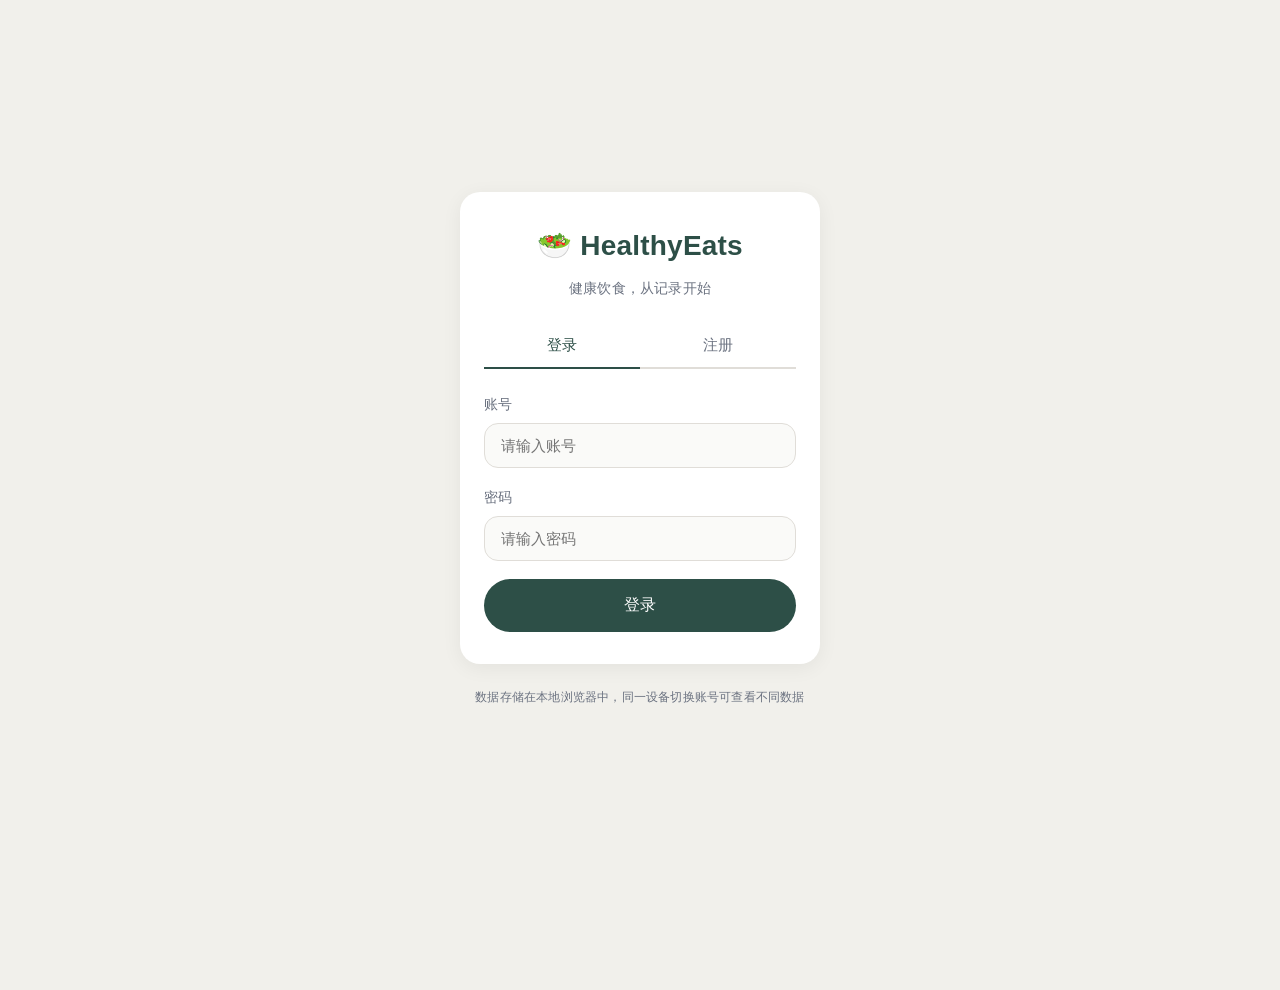
<file: index.html>
<!DOCTYPE html>
<html lang="zh-CN">
<head>
  <meta charset="UTF-8">
  <meta name="viewport" content="width=device-width, initial-scale=1.0, maximum-scale=1.0, user-scalable=no">
  <title>HealthyEats</title>
  <link rel="stylesheet" href="css/style.css">
</head>
<body>

<!-- 顶部栏 -->
<div class="top-bar">
  <div class="top-bar-row">
    <div>
      <h1>HealthyEats</h1>
      <div class="subtitle" id="today-label">加载中...</div>
    </div>
    <div style="width:36px"></div>
  </div>
</div>

<!-- 今日热量总览 -->
<div class="calorie-overview" id="calorie-overview">
  <div class="calorie-overview-title">今日热量总览</div>
  <div class="calorie-three-row">
    <div class="calorie-cell">
      <div class="c-val" id="cal-max">--</div>
      <div class="c-label">最多可摄入</div>
    </div>
    <div class="calorie-divider"></div>
    <div class="calorie-cell">
      <div class="c-val" id="cal-actual">0</div>
      <div class="c-label">已摄入</div>
    </div>
    <div class="calorie-divider"></div>
    <div class="calorie-cell">
      <div class="c-val" id="cal-remain">--</div>
      <div class="c-label">还可摄入</div>
    </div>
  </div>
  <div class="calorie-progress-wrap">
    <div class="calorie-progress-fill" id="cal-progress" style="width:0%"></div>
  </div>
  <div class="calorie-progress-label">
    <span>0</span><span id="cal-progress-pct">0%</span><span id="cal-max-label">--</span>
  </div>
  <!-- 营养素三维 -->
  <div class="macro-overview" id="macro-overview"></div>
</div>

<!-- 无档案提示 -->
<div id="no-profile-tip" style="display:none;margin:0 16px;">
  <div class="card" style="text-align:center;padding:28px;">
    <div style="font-size:36px;margin-bottom:10px;">📋</div>
    <div style="font-size:14px;color:var(--text-secondary);margin-bottom:16px;">请先完善个人档案以获取营养目标</div>
    <a href="profile.html" class="btn btn-primary btn-full">去完善档案</a>
  </div>
</div>

<!-- 今日三餐 -->
<div id="meals-container"></div>

<!-- 今日建议 -->
<div id="advice-container"></div>

<!-- 浮动添加按钮 -->
<a href="camera.html" class="fab">
  <svg width="24" height="24" viewBox="0 0 24 24" fill="currentColor" stroke="none">
    <path d="M11 9H9V2H7v7H5V2H3v7c0 2.12 1.66 3.84 3.75 3.97V22h2.5v-9.03C11.34 12.84 13 11.12 13 9V2h-2v7zm5-3v8h2.5v8H21V2c-2.76 0-5 2.24-5 4z"/>
  </svg>
</a>

<!-- 底部导航 -->
<nav class="bottom-nav">
  <a href="index.html" class="nav-item active" data-page="home">
    <span class="nav-icon"><svg width="24" height="24" viewBox="0 0 24 24" fill="none" stroke="currentColor" stroke-width="2"><path d="M3 9l9-7 9 7v11a2 2 0 0 1-2 2H5a2 2 0 0 1-2-2z"/><polyline points="9 22 9 12 15 12 15 22"/></svg></span>
    <span>首页</span>
  </a>
  <a href="records.html" class="nav-item" data-page="records">
    <span class="nav-icon"><svg width="24" height="24" viewBox="0 0 24 24" fill="none" stroke="currentColor" stroke-width="2"><rect x="3" y="4" width="18" height="18" rx="2" ry="2"/><line x1="16" y1="2" x2="16" y2="6"/><line x1="8" y1="2" x2="8" y2="6"/><line x1="3" y1="10" x2="21" y2="10"/></svg></span>
    <span>记录</span>
  </a>
  <a href="profile.html" class="nav-item" data-page="profile">
    <span class="nav-icon"><svg width="24" height="24" viewBox="0 0 24 24" fill="none" stroke="currentColor" stroke-width="2"><path d="M20 21v-2a4 4 0 0 0-4-4H8a4 4 0 0 0-4 4v2"/><circle cx="12" cy="7" r="4"/></svg></span>
    <span>我的</span>
  </a>
</nav>

<script src="js/app.js"></script>
<script>
// ===== 登录检查 =====
if (!Auth.requireLogin()) throw new Error('redirect');

const today = DateUtil.today();
const d = new Date();
document.getElementById('today-label').textContent =
  `${d.getMonth()+1}月${d.getDate()}日 · 今日饮食`;

function render() {
  const profile = Profile.get();
  const overviewEl = document.getElementById('calorie-overview');
  const noProfileEl = document.getElementById('no-profile-tip');
  const mealsEl = document.getElementById('meals-container');
  const adviceEl = document.getElementById('advice-container');

  if (!profile) {
    overviewEl.style.display = 'none';
    noProfileEl.style.display = 'block';
    mealsEl.innerHTML = '';
    adviceEl.innerHTML = '';
    return;
  }

  overviewEl.style.display = 'block';
  noProfileEl.style.display = 'none';

  const tdee = Profile.calcTDEE(profile);
  const macroTargets = Profile.calcMacroTargets(profile);
  const actualTotals = DietLog.getDayActualTotals(today);
  const diff = tdee - actualTotals.calories;

  // 热量三值
  document.getElementById('cal-max').textContent = tdee;
  document.getElementById('cal-actual').textContent = actualTotals.calories;
  const remainEl = document.getElementById('cal-remain');
  remainEl.textContent = Math.abs(diff);
  remainEl.className = 'c-val' + (diff < 0 ? ' over' : '');
  document.getElementById('cal-max-label').textContent = tdee + ' kcal';

  const pct = Math.min(100, Math.round(actualTotals.calories / tdee * 100));
  document.getElementById('cal-progress').style.width = pct + '%';
  document.getElementById('cal-progress-pct').textContent = pct + '%';

  // 营养素三维
  const macros = [
    { key: 'carbs',   name: '碳水', unit: 'g' },
    { key: 'protein', name: '蛋白质', unit: 'g' },
    { key: 'fat',     name: '脂肪', unit: 'g' }
  ];
  const macroHTML = macros.map(m => {
    const target = macroTargets[m.key];
    const actual = actualTotals[m.key];
    const remain = Math.round((target - actual) * 10) / 10;
    const p = Math.min(100, Math.round(actual / target * 100));
    const overClass = remain < 0 ? ' over' : '';
    return `<div class="macro-row">
      <div class="macro-name">${m.name}</div>
      <div class="macro-bars">
        <div class="macro-bar-bg"><div class="macro-bar-fill" style="width:${p}%"></div></div>
        <div class="macro-vals">
          <span>${actual}${m.unit} 已摄入</span>
          <span class="macro-remain${overClass}">${remain>=0?'还可摄入':'超标'} ${Math.abs(remain)}${m.unit}</span>
        </div>
      </div>
    </div>`;
  }).join('');
  document.getElementById('macro-overview').innerHTML = macroHTML;

  // 三餐卡片
  const mealTargets = Profile.calcMealTargets(profile);
  const MEALS = [
    { key: 'breakfast', name: '早餐', icon: '🌅' },
    { key: 'lunch',     name: '午餐', icon: '☀️' },
    { key: 'dinner',    name: '晚餐', icon: '🌙' }
  ];

  mealsEl.innerHTML = MEALS.map(meal => {
    const target = mealTargets[meal.key];
    const actual = DietLog.getMealActualTotals(today, meal.key);
    const cPct = target.calories > 0 ? Math.min(120, Math.round(actual.calories / target.calories * 100)) : 0;
    const cColor = UI.progressColor(cPct);

    const rows = [
      { label: '碳水', actual: actual.carbs,   target: target.carbs,   unit: 'g' },
      { label: '蛋白', actual: actual.protein,  target: target.protein, unit: 'g' },
      { label: '脂肪', actual: actual.fat,      target: target.fat,     unit: 'g' }
    ].map(r => {
      const p = r.target > 0 ? Math.min(120, Math.round(r.actual / r.target * 100)) : 0;
      return `<div class="meal-progress-row">
        <span class="m-label">${r.label}</span>
        <div class="progress-bar"><div class="progress-fill" style="width:${p}%;background:${UI.progressColor(p)}"></div></div>
        <span class="m-val">${r.actual}/${r.target}${r.unit}</span>
      </div>`;
    }).join('');

    const records = DietLog.getByDate(today).filter(r => r.mealType === meal.key);
    const emptyTip = records.length === 0
      ? `<div style="font-size:12px;color:var(--text-secondary);margin-top:8px;">暂无记录，点击添加</div>` : '';

    return `<div class="meal-card">
      <div class="meal-card-header">
        <div class="meal-card-title">${meal.icon} ${meal.name}</div>
        <div class="meal-card-cal">${actual.calories} / ${target.calories} kcal</div>
      </div>
      <div class="meal-progress-row">
        <span class="m-label">热量</span>
        <div class="progress-bar"><div class="progress-fill" style="width:${cPct}%;background:${cColor}"></div></div>
        <span class="m-val">${actual.calories}/${target.calories}</span>
      </div>
      ${rows}
      ${emptyTip}
      <button class="meal-add-btn" onclick="location.href='camera.html?meal=${meal.key}'">+ 添加食物</button>
    </div>`;
  }).join('');

  // 今日建议
  const advice = MealAdvisor.generateAdvice(actualTotals, macroTargets);
  adviceEl.innerHTML = `<div class="advice-section">
    <div class="advice-section-title">💡 今日建议</div>
    ${advice.map(a => `<div class="advice-item">
      <div class="advice-icon">${a.icon}</div>
      <div>
        <div class="advice-title">${a.title}</div>
        <div class="advice-desc">${a.desc}</div>
      </div>
    </div>`).join('')}
  </div>`;
}

render();
document.addEventListener('visibilitychange', () => { if (!document.hidden) render(); });
</script>
</body>
</html>
</file>
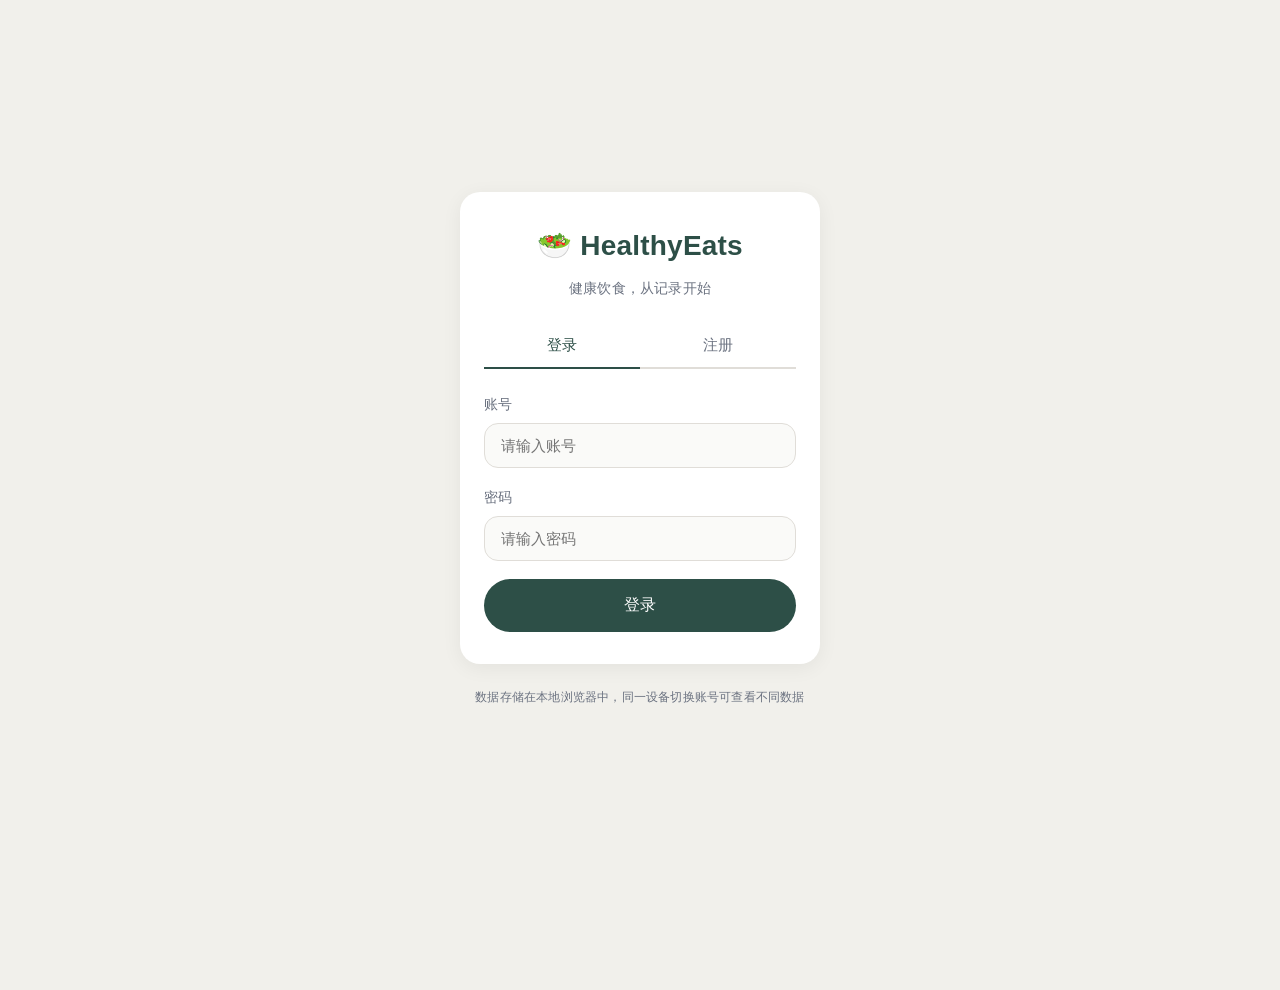
<file: camera.html>
<!DOCTYPE html>
<html lang="zh-CN">
<head>
  <meta charset="UTF-8">
  <meta name="viewport" content="width=device-width, initial-scale=1.0, maximum-scale=1.0, user-scalable=no">
  <title>记录饮食 - HealthyEats</title>
  <link rel="stylesheet" href="css/style.css">
</head>
<body>

<div class="top-bar">
  <div class="top-bar-row">
    <button class="back-btn" onclick="history.back()">←</button>
    <h1>记录饮食</h1>
    <div style="width:36px"></div>
  </div>
</div>

<!-- 拍照区域 -->
<div class="ai-photo-area" id="ai-photo-area">
  <input type="file" accept="image/*" id="ai-camera-input" class="camera-input">
  <div class="ai-photo-placeholder" id="ai-photo-placeholder">
    <div class="ai-photo-icon">📷</div>
    <div class="ai-photo-hint">拍照或选择图片，AI 自动识别食物</div>
    <button class="btn btn-primary btn-lg" onclick="document.getElementById('ai-camera-input').click()">拍照 / 选图</button>
  </div>
  <div class="ai-photo-preview" id="ai-photo-preview" style="display:none;">
    <img id="ai-preview-img" src="" alt="预览">
    <div class="ai-photo-actions">
      <button class="btn btn-secondary" onclick="document.getElementById('ai-camera-input').click()">重新选择</button>
      <button class="btn btn-primary" id="btn-recognize" onclick="startRecognize()">🔄 重新识别</button>
    </div>
  </div>
</div>

<!-- 识别结果 -->
<div id="ai-results" style="display:none;">
  <div class="card" style="margin:14px 16px;">
    <div class="card-title">🍽️ 识别结果</div>
    <div id="ai-description" style="font-size:13px;color:var(--text-secondary);margin-bottom:12px;"></div>
    <div id="ai-food-list"></div>
    <div class="divider"></div>
    <div id="ai-nutrition-summary"></div>
  </div>

  <!-- 百分比 -->
  <div class="percent-section" style="margin:14px 16px;">
    <div class="percent-title">实际吃了多少？</div>
    <div class="percent-slider-row">
      <span style="font-size:13px;color:var(--text-secondary)">1%</span>
      <input type="range" min="1" max="100" value="100" class="percent-slider" id="ai-percent-slider">
      <span style="font-size:13px;color:var(--text-secondary)">100%</span>
      <input type="number" min="1" max="100" value="100" class="percent-input-box" id="ai-percent-input">
      <span style="font-size:14px;color:var(--text-secondary)">%</span>
    </div>
    <div class="actual-cal-display">
      <div class="ac-label">实际摄入热量</div>
      <div><span class="ac-val" id="ai-actual-cal">0</span> <span class="ac-unit">kcal</span></div>
      <div id="ai-actual-macros" style="font-size:12px;color:var(--text-secondary);margin-top:4px;"></div>
    </div>
  </div>

  <!-- 餐次选择 -->
  <div class="card" style="margin:0 16px 14px;">
    <div class="card-title">📌 记录到哪一餐？</div>
    <div style="display:flex;gap:8px;flex-wrap:nowrap;">
      <button class="btn btn-secondary" id="ai-btn-breakfast" style="flex:1;padding:12px 8px;font-size:14px;white-space:nowrap;" onclick="selectAIMeal('breakfast')">🌅 早餐</button>
      <button class="btn btn-secondary" id="ai-btn-lunch" style="flex:1;padding:12px 8px;font-size:14px;white-space:nowrap;" onclick="selectAIMeal('lunch')">☀️ 午餐</button>
      <button class="btn btn-secondary" id="ai-btn-dinner" style="flex:1;padding:12px 8px;font-size:14px;white-space:nowrap;" onclick="selectAIMeal('dinner')">🌙 晚餐</button>
    </div>
  </div>

  <div style="padding:0 16px 20px;">
    <button class="btn btn-primary btn-full btn-lg" onclick="saveAIRecord()">✅ 记录到餐次</button>
  </div>
</div>

<!-- 底部导航 -->
<nav class="bottom-nav">
  <a href="index.html" class="nav-item" data-page="home">
    <span class="nav-icon"><svg width="24" height="24" viewBox="0 0 24 24" fill="none" stroke="currentColor" stroke-width="2"><path d="M3 9l9-7 9 7v11a2 2 0 0 1-2 2H5a2 2 0 0 1-2-2z"/><polyline points="9 22 9 12 15 12 15 22"/></svg></span>
    <span>首页</span>
  </a>
  <a href="records.html" class="nav-item" data-page="records">
    <span class="nav-icon"><svg width="24" height="24" viewBox="0 0 24 24" fill="none" stroke="currentColor" stroke-width="2"><rect x="3" y="4" width="18" height="18" rx="2" ry="2"/><line x1="16" y1="2" x2="16" y2="6"/><line x1="8" y1="2" x2="8" y2="6"/><line x1="3" y1="10" x2="21" y2="10"/></svg></span>
    <span>记录</span>
  </a>
  <a href="profile.html" class="nav-item" data-page="profile">
    <span class="nav-icon"><svg width="24" height="24" viewBox="0 0 24 24" fill="none" stroke="currentColor" stroke-width="2"><path d="M20 21v-2a4 4 0 0 0-4-4H8a4 4 0 0 0-4 4v2"/><circle cx="12" cy="7" r="4"/></svg></span>
    <span>我的</span>
  </a>
</nav>

<script src="js/app.js"></script>
<script src="js/food-db.js"></script>
<script>
// ===== 登录检查 =====
if (!Auth.requireLogin()) throw new Error('redirect');

// ===== URL 参数 =====
const urlParams = new URLSearchParams(location.search);
const paramMeal = urlParams.get('meal');

// ============================================================
//  拍照识别
// ============================================================
let aiImageDataUrl = '';
let aiRecognizedData = null;
let aiCurrentMeal = paramMeal || getDefaultMealType();

// 拍照/选图
document.getElementById('ai-camera-input').addEventListener('change', async e => {
  const file = e.target.files[0];
  if (!file) return;
  try {
    const dataUrl = await ImageUtil.compressImage(file);
    const resized = await ImageUtil.resizeForAI(dataUrl);
    aiImageDataUrl = resized;
    // Show preview
    document.getElementById('ai-photo-placeholder').style.display = 'none';
    document.getElementById('ai-photo-preview').style.display = '';
    document.getElementById('ai-preview-img').src = resized;
    // Reset results
    document.getElementById('ai-results').style.display = 'none';
    aiRecognizedData = null;
    // 自动开始识别
    startRecognize();
  } catch (err) {
    UI.showToast(err.message);
  }
  e.target.value = '';
});

// 开始识别
async function startRecognize() {
  if (!aiImageDataUrl) { UI.showToast('请先选择图片'); return; }

  UI.showLoading('AI 识别中...');

  try {
    let result;
    result = await FoodAI.recognizeFood(aiImageDataUrl);
    aiRecognizedData = result;
    renderAIResults(result);
  } catch (err) {
    if (err.message === 'NO_FOOD') {
      UI.showToast('未识别到食物，请换一张图片');
    } else {
      UI.showToast('识别失败：' + err.message);
    }
  } finally {
    UI.hideLoading();
  }
}

// 渲染识别结果
function renderAIResults(data) {
  document.getElementById('ai-results').style.display = '';
  document.getElementById('ai-description').textContent = data.description || '';

  // Food list table
  document.getElementById('ai-food-list').innerHTML = data.foods.map(f =>
    `<div style="display:flex;justify-content:space-between;align-items:center;padding:10px 0;border-bottom:1px solid var(--border);">
      <div>
        <div style="font-size:14px;font-weight:500;">${f.name}</div>
        <div style="font-size:12px;color:var(--text-secondary);">${f.amount}${f.unit}</div>
      </div>
      <div style="text-align:right;">
        <div style="font-size:14px;font-weight:600;color:var(--accent);">${f.calories} kcal</div>
        <div style="font-size:11px;color:var(--text-secondary);">蛋白${f.protein}g · 碳水${f.carbs}g · 脂肪${f.fat}g</div>
      </div>
    </div>`
  ).join('');

  // Nutrition summary
  const t = data.total;
  document.getElementById('ai-nutrition-summary').innerHTML =
    `<div style="display:flex;justify-content:space-around;text-align:center;padding:8px 0;">
      <div><div style="font-size:20px;font-weight:700;color:var(--primary);">${t.calories}</div><div style="font-size:11px;color:var(--text-secondary);">总热量 kcal</div></div>
      <div><div style="font-size:16px;font-weight:600;">${t.protein}</div><div style="font-size:11px;color:var(--text-secondary);">蛋白质 g</div></div>
      <div><div style="font-size:16px;font-weight:600;">${t.carbs}</div><div style="font-size:11px;color:var(--text-secondary);">碳水 g</div></div>
      <div><div style="font-size:16px;font-weight:600;">${t.fat}</div><div style="font-size:11px;color:var(--text-secondary);">脂肪 g</div></div>
    </div>`;

  updateAIActualDisplay();
  selectAIMeal(aiCurrentMeal);
}

// 百分比联动
const aiSlider = document.getElementById('ai-percent-slider');
const aiPercentInput = document.getElementById('ai-percent-input');

function updateAIActualDisplay() {
  if (!aiRecognizedData) return;
  const t = aiRecognizedData.total;
  const pct = Math.max(1, Math.min(100, parseInt(aiPercentInput.value) || 100));
  const actual = IntakeCalc.calcActual(t, pct);
  document.getElementById('ai-actual-cal').textContent = actual.calories;
  document.getElementById('ai-actual-macros').textContent =
    `碳水 ${actual.carbs}g · 蛋白质 ${actual.protein}g · 脂肪 ${actual.fat}g · 纤维 ${actual.fiber}g`;
}

aiSlider.addEventListener('input', () => { aiPercentInput.value = aiSlider.value; updateAIActualDisplay(); });
aiPercentInput.addEventListener('input', () => {
  let v = parseInt(aiPercentInput.value) || 1;
  v = Math.max(1, Math.min(100, v));
  aiSlider.value = v; aiPercentInput.value = v;
  updateAIActualDisplay();
});

// 餐次选择
function selectAIMeal(meal) {
  aiCurrentMeal = meal;
  ['breakfast','lunch','dinner'].forEach(m => {
    document.getElementById('ai-btn-'+m).className = 'btn ' + (m === meal ? 'btn-primary' : 'btn-secondary');
    document.getElementById('ai-btn-'+m).style.cssText = 'flex:1;padding:12px 8px;font-size:14px;white-space:nowrap;';
  });
}
selectAIMeal(aiCurrentMeal);

// 保存 AI 识别记录
async function saveAIRecord() {
  if (!aiRecognizedData) { UI.showToast('请先完成识别'); return; }

  const t = aiRecognizedData.total;
  const pct = Math.max(1, Math.min(100, parseInt(aiPercentInput.value) || 100));
  const actual = IntakeCalc.calcActual(t, pct);

  // Generate thumbnail from the AI image
  let thumbnail = '';
  if (aiImageDataUrl) {
    thumbnail = await ImageUtil.makeThumbnail(aiImageDataUrl);
  }

  const record = {
    date: DateUtil.today(),
    mealType: aiCurrentMeal,
    foods: aiRecognizedData.foods,
    estimatedCalories: t.calories,
    intakePercent: pct,
    actualCalories: actual.calories,
    actualNutrition: { carbs: actual.carbs, protein: actual.protein, fat: actual.fat, fiber: actual.fiber },
    imagePreview: thumbnail,
    source: 'ai',
    description: aiRecognizedData.description || '',
    timestamp: new Date().toISOString()
  };

  DietLog.addRecord(record);
  UI.showToast(`已记录到${MEAL_NAMES[aiCurrentMeal]}！`);
  setTimeout(() => location.href = 'index.html', 1200);
}
</script>
</body>
</html>
</file>
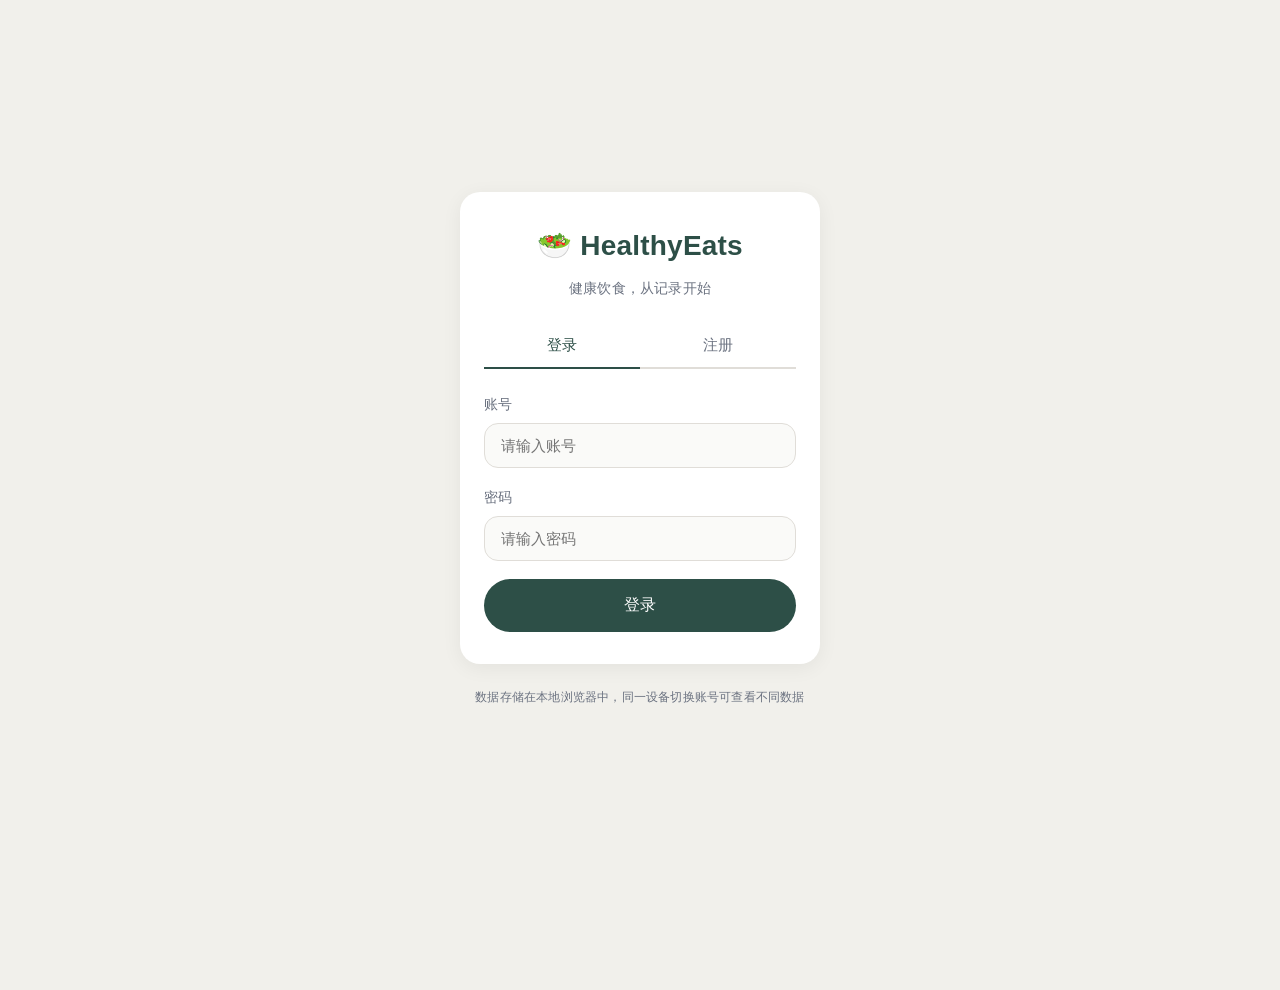
<file: login.html>
<!DOCTYPE html>
<html lang="zh-CN">
<head>
  <meta charset="UTF-8">
  <meta name="viewport" content="width=device-width, initial-scale=1.0, maximum-scale=1.0, user-scalable=no">
  <title>登录 - HealthyEats</title>
  <link rel="stylesheet" href="css/style.css">
</head>
<body>

<div class="login-page">
  <div class="login-card">
    <div class="login-title">🥗 HealthyEats</div>
    <div class="login-subtitle">健康饮食，从记录开始</div>

    <!-- Tabs -->
    <div class="login-tabs">
      <button class="login-tab active" id="tab-login" onclick="switchLoginTab('login')">登录</button>
      <button class="login-tab" id="tab-register" onclick="switchLoginTab('register')">注册</button>
    </div>

    <!-- Login Form -->
    <div id="form-login">
      <div class="form-group">
        <label class="form-label">账号</label>
        <input type="text" id="login-username" class="form-input" placeholder="请输入账号" autocomplete="username">
      </div>
      <div class="form-group">
        <label class="form-label">密码</label>
        <input type="password" id="login-password" class="form-input" placeholder="请输入密码" autocomplete="current-password">
      </div>
      <div class="form-error show" id="login-error" style="display:none;margin-bottom:14px;"></div>
      <button class="btn btn-primary btn-full btn-lg" onclick="doLogin()">登录</button>
    </div>

    <!-- Register Form -->
    <div id="form-register" style="display:none;">
      <div class="form-group">
        <label class="form-label">账号（至少2个字符）</label>
        <input type="text" id="reg-username" class="form-input" placeholder="请输入账号" autocomplete="username">
      </div>
      <div class="form-group">
        <label class="form-label">密码（至少4个字符）</label>
        <input type="password" id="reg-password" class="form-input" placeholder="请输入密码" autocomplete="new-password">
      </div>
      <div class="form-group">
        <label class="form-label">确认密码</label>
        <input type="password" id="reg-password2" class="form-input" placeholder="请再次输入密码" autocomplete="new-password">
      </div>
      <div class="form-error show" id="reg-error" style="display:none;margin-bottom:14px;"></div>
      <button class="btn btn-primary btn-full btn-lg" onclick="doRegister()">注册</button>
    </div>
  </div>

  <div style="margin-top:24px;font-size:12px;color:var(--text-secondary);text-align:center;">
    数据存储在本地浏览器中，同一设备切换账号可查看不同数据
  </div>
</div>

<script src="js/app.js"></script>
<script>
// 如果已登录，直接跳转首页
if (Auth.isLoggedIn()) {
  location.href = 'index.html';
}

function switchLoginTab(tab) {
  document.getElementById('tab-login').classList.toggle('active', tab === 'login');
  document.getElementById('tab-register').classList.toggle('active', tab === 'register');
  document.getElementById('form-login').style.display = tab === 'login' ? '' : 'none';
  document.getElementById('form-register').style.display = tab === 'register' ? '' : 'none';
  hideErrors();
}

function hideErrors() {
  document.getElementById('login-error').style.display = 'none';
  document.getElementById('reg-error').style.display = 'none';
}

function showError(id, msg) {
  const el = document.getElementById(id);
  el.textContent = msg;
  el.style.display = 'block';
}

function doLogin() {
  hideErrors();
  const username = document.getElementById('login-username').value.trim();
  const password = document.getElementById('login-password').value;

  if (!username || !password) {
    showError('login-error', '请输入账号和密码');
    return;
  }

  try {
    Auth.login(username, password);
    location.href = 'index.html';
  } catch (e) {
    showError('login-error', e.message);
  }
}

function doRegister() {
  hideErrors();
  const username = document.getElementById('reg-username').value.trim();
  const password = document.getElementById('reg-password').value;
  const password2 = document.getElementById('reg-password2').value;

  if (!username || !password) {
    showError('reg-error', '请填写完整信息');
    return;
  }

  if (password !== password2) {
    showError('reg-error', '两次输入的密码不一致');
    return;
  }

  try {
    Auth.register(username, password);
    location.href = 'index.html';
  } catch (e) {
    showError('reg-error', e.message);
  }
}

// Enter 键提交
document.getElementById('login-password').addEventListener('keydown', e => {
  if (e.key === 'Enter') doLogin();
});
document.getElementById('reg-password2').addEventListener('keydown', e => {
  if (e.key === 'Enter') doRegister();
});
</script>
</body>
</html>
</file>
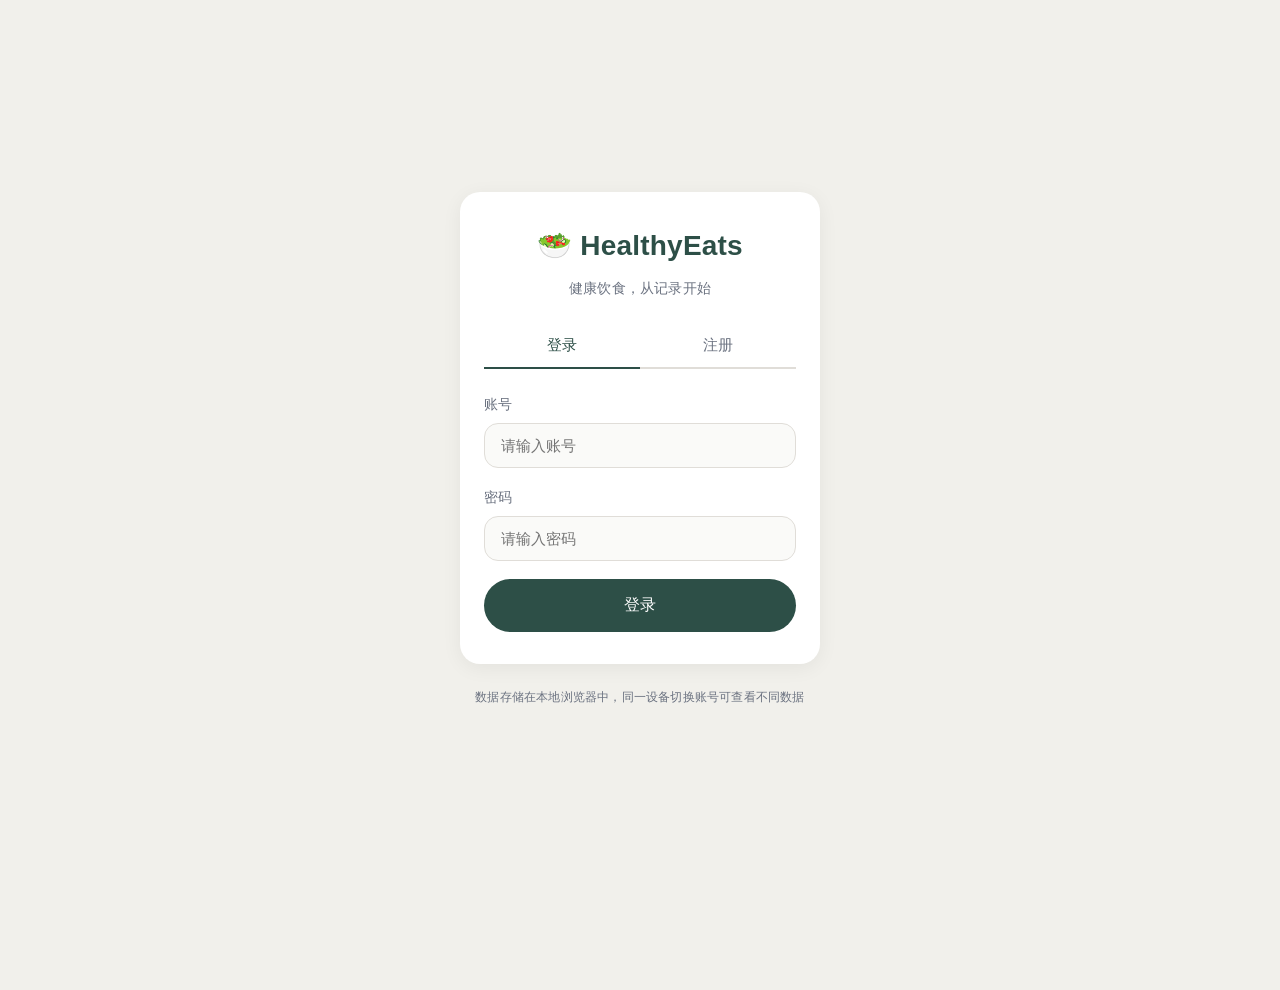
<file: profile.html>
<!DOCTYPE html>
<html lang="zh-CN">
<head>
  <meta charset="UTF-8">
  <meta name="viewport" content="width=device-width, initial-scale=1.0, maximum-scale=1.0, user-scalable=no">
  <title>我的档案 - HealthyEats</title>
  <link rel="stylesheet" href="css/style.css">
</head>
<body>

<div class="top-bar">
  <div class="top-bar-row">
    <button class="back-btn" onclick="location.href='index.html'">←</button>
    <h1>我的档案</h1>
    <div style="width:36px"></div>
  </div>
</div>

<!-- 统计概览 -->
<div id="stats-section" style="display:none;">
  <div class="profile-hero">
    <div class="profile-avatar" id="profile-avatar-container">
      <span id="avatar-emoji">🧑</span>
    </div>
    <div id="profile-name" style="font-size:17px;font-weight:600;"></div>
    <div id="profile-goal-label" style="font-size:13px;color:var(--text-secondary);margin-top:4px;"></div>
  </div>
  <div class="card">
    <div class="stat-grid" id="stat-grid"></div>
    <div style="font-size:13px;color:var(--text-secondary);margin-bottom:6px;">BMI 指数</div>
    <div class="bmi-bar-container">
      <div class="bmi-indicator" id="bmi-indicator"></div>
    </div>
    <div class="bmi-labels"><span>偏瘦</span><span>正常</span><span>超重</span><span>肥胖</span></div>
    <div style="text-align:center;margin-top:14px;">
      <span id="bmi-value" style="font-size:26px;font-weight:700;"></span>
      <span id="bmi-label" style="font-size:14px;margin-left:8px;"></span>
    </div>
  </div>
  <div class="card">
    <div class="card-title">🔥 今日热量目标</div>
    <div id="tdee-display" style="text-align:center;padding:12px 0;">
      <div style="font-size:34px;font-weight:700;color:var(--primary);" id="tdee-val">-</div>
      <div style="font-size:13px;color:var(--text-secondary);">kcal / 天</div>
    </div>
  </div>
</div>

<!-- Profile Read View -->
<div class="card" id="profile-read-view" style="display:none;">
  <div class="card-title">📋 基本信息</div>
  <div id="profile-info-list"></div>
  <div style="margin-top:18px;">
    <button class="btn btn-primary btn-full btn-lg" onclick="enterEditMode()">✏️ 编辑</button>
  </div>
</div>

<!-- Profile Edit View (form) -->
<div id="profile-edit-view" style="display:none;">
  <div class="card">
    <div class="card-title">📋 编辑基本信息</div>

    <!-- Avatar edit -->
    <div style="text-align:center;margin-bottom:18px;">
      <div class="profile-avatar" id="edit-avatar-container" style="cursor:pointer;" onclick="pickAvatar()">
        <span id="edit-avatar-emoji">🧑</span>
        <div class="avatar-edit-badge">
          <svg viewBox="0 0 24 24"><path d="M12 15.2a3.2 3.2 0 1 0 0-6.4 3.2 3.2 0 0 0 0 6.4z"/><path d="M9 2L7.17 4H4c-1.1 0-2 .9-2 2v12c0 1.1.9 2 2 2h16c1.1 0 2-.9 2-2V6c0-1.1-.9-2-2-2h-3.17L15 2H9z"/></svg>
        </div>
      </div>
      <input type="file" id="avatar-file-input" accept="image/*" style="display:none;" onchange="onAvatarFileSelected(event)">
    </div>

    <div class="form-row">
      <div class="form-group">
        <label class="form-label">性别 *</label>
        <select id="f-gender" class="form-input">
          <option value="male">男</option>
          <option value="female">女</option>
        </select>
        <div class="form-error" id="err-gender"></div>
      </div>
      <div class="form-group">
        <label class="form-label">年龄（岁）*</label>
        <input type="number" id="f-age" class="form-input" placeholder="25" min="1" max="120">
        <div class="form-error" id="err-age"></div>
      </div>
    </div>

    <div class="form-row">
      <div class="form-group">
        <label class="form-label">身高（cm）*</label>
        <input type="number" id="f-height" class="form-input" placeholder="170" min="50" max="250">
        <div class="form-error" id="err-height"></div>
      </div>
      <div class="form-group">
        <label class="form-label">体重（kg）*</label>
        <input type="number" id="f-weight" class="form-input" placeholder="65" min="10" max="500">
        <div class="form-error" id="err-weight"></div>
      </div>
    </div>

    <div class="form-group">
      <label class="form-label">体脂率（%，选填）</label>
      <input type="number" id="f-bodyfat" class="form-input" placeholder="20" min="0" max="70">
      <div class="form-error" id="err-bodyfat"></div>
    </div>

    <div class="form-group">
      <label class="form-label">活动水平 *</label>
      <select id="f-activity" class="form-input">
        <option value="sedentary">久坐（几乎不运动）</option>
        <option value="light" selected>轻度活动（每周1-3次运动）</option>
        <option value="moderate">中度活动（每周3-5次运动）</option>
        <option value="active">高强度活动（每周6-7次）</option>
        <option value="very_active">非常高强度（体力劳动者）</option>
      </select>
    </div>

    <div class="form-group">
      <label class="form-label">健康目标</label>
      <select id="f-goal" class="form-input">
        <option value="lose">减脂（热量缺口20%）</option>
        <option value="maintain" selected>维持体重</option>
        <option value="gain">增肌（热量盈余15%）</option>
      </select>
    </div>

    <div style="display:flex;gap:12px;margin-top:8px;">
      <button class="btn btn-primary btn-lg" style="flex:1;" onclick="saveProfile()">💾 保存</button>
      <button class="btn btn-outline btn-lg" style="flex:1;" onclick="cancelEdit()">取消</button>
    </div>
  </div>
</div>

<!-- 账号信息 -->
<div class="card" style="margin: 14px 16px;">
  <div class="card-title">👤 账号信息</div>
  <div style="display:flex;align-items:center;justify-content:space-between;">
    <div>
      <div style="font-size:15px;font-weight:500;" id="account-username"></div>
      <div style="font-size:12px;color:var(--text-secondary);margin-top:4px;">数据与账号绑定，同设备切换账号可查看不同数据</div>
    </div>
    <button class="btn btn-danger" onclick="doLogout()" style="padding:10px 18px;font-size:13px;">退出登录</button>
  </div>
</div>

<!-- AI 设置 -->
<!-- 底部导航 -->
<nav class="bottom-nav">
  <a href="index.html" class="nav-item" data-page="home">
    <span class="nav-icon"><svg width="24" height="24" viewBox="0 0 24 24" fill="none" stroke="currentColor" stroke-width="2"><path d="M3 9l9-7 9 7v11a2 2 0 0 1-2 2H5a2 2 0 0 1-2-2z"/><polyline points="9 22 9 12 15 12 15 22"/></svg></span>
    <span>首页</span>
  </a>
  <a href="records.html" class="nav-item" data-page="records">
    <span class="nav-icon"><svg width="24" height="24" viewBox="0 0 24 24" fill="none" stroke="currentColor" stroke-width="2"><rect x="3" y="4" width="18" height="18" rx="2" ry="2"/><line x1="16" y1="2" x2="16" y2="6"/><line x1="8" y1="2" x2="8" y2="6"/><line x1="3" y1="10" x2="21" y2="10"/></svg></span>
    <span>记录</span>
  </a>
  <a href="profile.html" class="nav-item active" data-page="profile">
    <span class="nav-icon"><svg width="24" height="24" viewBox="0 0 24 24" fill="none" stroke="currentColor" stroke-width="2"><path d="M20 21v-2a4 4 0 0 0-4-4H8a4 4 0 0 0-4 4v2"/><circle cx="12" cy="7" r="4"/></svg></span>
    <span>我的</span>
  </a>
</nav>

<script src="js/app.js"></script>
<script>
// ===== 登录检查 =====
if (!Auth.requireLogin()) throw new Error('redirect');

const GOAL_LABELS = { lose: '🎯 减脂模式', maintain: '⚖️ 维持体重', gain: '💪 增肌模式' };
const GOAL_DISPLAY = { lose: '减脂', maintain: '维持体重', gain: '增肌' };
const GENDER_DISPLAY = { male: '男', female: '女' };
const ACTIVITY_DISPLAY = {
  sedentary: '久坐',
  light: '轻度活动',
  moderate: '中度活动',
  active: '高强度活动',
  very_active: '非常高强度'
};

let pendingAvatarBase64 = null;

// ===== Avatar rendering =====
function renderAvatar() {
  const p = Profile.get();
  const container = document.getElementById('profile-avatar-container');
  if (p && p.avatar) {
    container.innerHTML = `<img src="${p.avatar}" alt="头像">`;
  } else {
    container.innerHTML = `<span id="avatar-emoji">🧑</span>`;
  }
}

function renderEditAvatar() {
  const p = Profile.get();
  const container = document.getElementById('edit-avatar-container');
  let imgHTML = '';
  if (pendingAvatarBase64) {
    imgHTML = `<img src="${pendingAvatarBase64}" alt="头像">`;
  } else if (p && p.avatar) {
    imgHTML = `<img src="${p.avatar}" alt="头像">`;
  } else {
    imgHTML = `<span id="edit-avatar-emoji">🧑</span>`;
  }
  container.innerHTML = imgHTML + `<div class="avatar-edit-badge"><svg viewBox="0 0 24 24"><path d="M12 15.2a3.2 3.2 0 1 0 0-6.4 3.2 3.2 0 0 0 0 6.4z"/><path d="M9 2L7.17 4H4c-1.1 0-2 .9-2 2v12c0 1.1.9 2 2 2h16c1.1 0 2-.9 2-2V6c0-1.1-.9-2-2-2h-3.17L15 2H9z"/></svg></div>`;
}

function pickAvatar() {
  document.getElementById('avatar-file-input').click();
}

function onAvatarFileSelected(e) {
  const file = e.target.files[0];
  if (!file) return;
  const reader = new FileReader();
  reader.onload = function(ev) {
    showCropModal(ev.target.result);
  };
  reader.readAsDataURL(file);
}

// ===== Crop Modal =====
function showCropModal(imageSrc) {
  // Remove existing crop overlay if any
  const existing = document.querySelector('.crop-overlay');
  if (existing) existing.remove();

  const overlay = document.createElement('div');
  overlay.className = 'crop-overlay';
  overlay.innerHTML = `
    <div style="color:#fff;font-size:16px;font-weight:500;margin-bottom:8px;">调整头像</div>
    <div class="crop-container" id="crop-container">
      <img id="crop-img" src="${imageSrc}" draggable="false">
    </div>
    <input type="range" class="crop-zoom" id="crop-zoom" min="100" max="300" value="150">
    <div style="display:flex;gap:12px;">
      <button class="btn btn-outline" style="color:#fff;border-color:#fff;" onclick="closeCropModal()">取消</button>
      <button class="btn btn-primary" onclick="applyCrop()">确认裁剪</button>
    </div>
  `;
  document.body.appendChild(overlay);

  // Setup crop interaction
  const img = document.getElementById('crop-img');
  const container = document.getElementById('crop-container');
  const zoomSlider = document.getElementById('crop-zoom');

  let scale = 1.5;
  let imgX = 0, imgY = 0;
  let dragging = false;
  let startX, startY, startImgX, startImgY;

  img.onload = function() {
    const containerSize = 280;
    const imgRatio = img.naturalWidth / img.naturalHeight;
    let baseW, baseH;
    if (imgRatio > 1) {
      baseH = containerSize;
      baseW = containerSize * imgRatio;
    } else {
      baseW = containerSize;
      baseH = containerSize / imgRatio;
    }
    img._baseW = baseW;
    img._baseH = baseH;
    updateImgTransform();
  };
  // Trigger onload for cached images
  if (img.complete) img.onload();

  function updateImgTransform() {
    const w = (img._baseW || 280) * scale;
    const h = (img._baseH || 280) * scale;
    img.style.width = w + 'px';
    img.style.height = h + 'px';
    img.style.left = (140 - w/2 + imgX) + 'px';
    img.style.top = (140 - h/2 + imgY) + 'px';
  }

  zoomSlider.oninput = function() {
    scale = this.value / 100;
    updateImgTransform();
  };

  // Drag support (mouse)
  container.onmousedown = function(e) {
    dragging = true;
    startX = e.clientX; startY = e.clientY;
    startImgX = imgX; startImgY = imgY;
    e.preventDefault();
  };
  document.addEventListener('mousemove', function handler(e) {
    if (!dragging) return;
    imgX = startImgX + (e.clientX - startX);
    imgY = startImgY + (e.clientY - startY);
    updateImgTransform();
  });
  document.addEventListener('mouseup', function handler() { dragging = false; });

  // Touch drag support
  container.ontouchstart = function(e) {
    if (e.touches.length === 1) {
      dragging = true;
      startX = e.touches[0].clientX; startY = e.touches[0].clientY;
      startImgX = imgX; startImgY = imgY;
      e.preventDefault();
    }
  };
  container.ontouchmove = function(e) {
    if (!dragging || e.touches.length !== 1) return;
    imgX = startImgX + (e.touches[0].clientX - startX);
    imgY = startImgY + (e.touches[0].clientY - startY);
    updateImgTransform();
    e.preventDefault();
  };
  container.ontouchend = function() { dragging = false; };

  // Store references for applyCrop
  overlay._cropState = { img, scale, getImgX: () => imgX, getImgY: () => imgY };
}

function closeCropModal() {
  const overlay = document.querySelector('.crop-overlay');
  if (overlay) overlay.remove();
}

function applyCrop() {
  const overlay = document.querySelector('.crop-overlay');
  if (!overlay || !overlay._cropState) return;

  const { img, scale, getImgX, getImgY } = overlay._cropState;
  const imgX = getImgX();
  const imgY = getImgY();
  const containerSize = 280;
  const outputSize = 150;

  const canvas = document.createElement('canvas');
  canvas.width = outputSize;
  canvas.height = outputSize;
  const ctx = canvas.getContext('2d');

  // Circular clip
  ctx.beginPath();
  ctx.arc(outputSize/2, outputSize/2, outputSize/2, 0, Math.PI*2);
  ctx.closePath();
  ctx.clip();

  // Calculate source coordinates
  const drawW = (img._baseW || containerSize) * scale;
  const drawH = (img._baseH || containerSize) * scale;
  const drawX = (containerSize/2 - drawW/2 + imgX);
  const drawY = (containerSize/2 - drawH/2 + imgY);

  // Scale from container coords (280) to output coords (150)
  const ratio = outputSize / containerSize;
  ctx.drawImage(img, drawX * ratio, drawY * ratio, drawW * ratio, drawH * ratio);

  const base64 = canvas.toDataURL('image/jpeg', 0.85);
  pendingAvatarBase64 = base64;
  renderEditAvatar();
  closeCropModal();
  UI.showToast('头像已裁剪');
}

// ===== Read / Edit Mode =====
function enterEditMode() {
  document.getElementById('profile-read-view').style.display = 'none';
  document.getElementById('profile-edit-view').style.display = 'block';
  pendingAvatarBase64 = null;
  renderEditAvatar();
}

function exitEditMode() {
  document.getElementById('profile-edit-view').style.display = 'none';
  document.getElementById('profile-read-view').style.display = 'block';
  renderReadView();
  renderAvatar();
}

function cancelEdit() {
  loadForm();
  pendingAvatarBase64 = null;
  exitEditMode();
}

function renderReadView() {
  const p = Profile.get();
  if (!p) return;
  const rows = [
    { label: '性别', value: GENDER_DISPLAY[p.gender] || p.gender },
    { label: '年龄', value: p.age + ' 岁' },
    { label: '身高', value: p.height + ' cm' },
    { label: '体重', value: p.weight + ' kg' },
    { label: '体脂率', value: p.bodyFat ? p.bodyFat + '%' : '未填写' },
    { label: '活动水平', value: ACTIVITY_DISPLAY[p.activity] || p.activity },
    { label: '健康目标', value: GOAL_DISPLAY[p.goal] || p.goal }
  ];
  document.getElementById('profile-info-list').innerHTML = rows.map(r =>
    `<div class="profile-info-row">
      <span class="profile-info-label">${r.label}</span>
      <span class="profile-info-value">${r.value}</span>
    </div>`
  ).join('');
}

function loadForm() {
  const p = Profile.get();
  if (p) {
    document.getElementById('f-gender').value   = p.gender || 'male';
    document.getElementById('f-age').value      = p.age || '';
    document.getElementById('f-height').value   = p.height || '';
    document.getElementById('f-weight').value   = p.weight || '';
    document.getElementById('f-bodyfat').value  = p.bodyFat || '';
    document.getElementById('f-activity').value = p.activity || 'light';
    document.getElementById('f-goal').value     = p.goal || 'maintain';
    renderStats(p);
  }
}

function renderStats(p) {
  document.getElementById('stats-section').style.display = 'block';
  document.getElementById('profile-name').textContent = `${p.gender==='male'?'👨':'👩'} ${p.age}岁 · ${p.height}cm · ${p.weight}kg`;
  document.getElementById('profile-goal-label').textContent = GOAL_LABELS[p.goal] || '';

  const bmi = Profile.calcBMI(p);
  const bmiInfo = Profile.getBMILabel(bmi);
  const tdee = Profile.calcTDEE(p);

  document.getElementById('tdee-val').textContent = tdee;
  document.getElementById('bmi-value').textContent = bmi;
  const bmiLabelEl = document.getElementById('bmi-label');
  bmiLabelEl.textContent = bmiInfo.label;
  bmiLabelEl.style.color = bmiInfo.color;

  const pct = Math.min(100, Math.max(0, (bmi - 10) / 25 * 100));
  document.getElementById('bmi-indicator').style.left = pct + '%';

  const macros = Profile.calcMacroTargets(p);
  document.getElementById('stat-grid').innerHTML = [
    { label: 'BMI', value: bmi, unit: '' },
    { label: 'TDEE', value: tdee, unit: 'kcal' },
    { label: '蛋白质目标', value: macros.protein, unit: 'g/天' }
  ].map(s => `<div class="stat-item">
    <div class="stat-value">${s.value}</div>
    <div class="stat-unit">${s.unit}</div>
    <div class="stat-label">${s.label}</div>
  </div>`).join('');
}

function validate() {
  let ok = true;
  const fields = [
    { id: 'f-age',    errId: 'err-age',    min: 1,   max: 120, name: '年龄', required: true },
    { id: 'f-height', errId: 'err-height', min: 50,  max: 250, name: '身高', required: true },
    { id: 'f-weight', errId: 'err-weight', min: 10,  max: 500, name: '体重', required: true },
    { id: 'f-bodyfat',errId: 'err-bodyfat',min: 0,   max: 70,  name: '体脂率', required: false }
  ];

  document.querySelectorAll('.form-error').forEach(el => el.classList.remove('show'));

  fields.forEach(f => {
    const el = document.getElementById(f.id);
    const errEl = document.getElementById(f.errId);
    const val = el.value.trim();
    if (f.required && !val) {
      errEl.textContent = `${f.name}不能为空`;
      errEl.classList.add('show');
      ok = false;
    } else if (val) {
      const num = parseFloat(val);
      if (isNaN(num) || num < f.min || num > f.max) {
        errEl.textContent = `${f.name}请填写 ${f.min}–${f.max} 之间的数值`;
        errEl.classList.add('show');
        ok = false;
      }
    }
  });
  return ok;
}

function saveProfile() {
  if (!validate()) return;
  const existing = Profile.get() || {};
  const p = {
    gender:   document.getElementById('f-gender').value,
    age:      parseInt(document.getElementById('f-age').value),
    height:   parseFloat(document.getElementById('f-height').value),
    weight:   parseFloat(document.getElementById('f-weight').value),
    bodyFat:  parseFloat(document.getElementById('f-bodyfat').value) || null,
    activity: document.getElementById('f-activity').value,
    goal:     document.getElementById('f-goal').value,
    avatar:   pendingAvatarBase64 || existing.avatar || null
  };
  Profile.save(p);
  renderStats(p);
  renderReadView();
  renderAvatar();
  UI.showToast('保存成功！');
  pendingAvatarBase64 = null;
  exitEditMode();
}

// ===== Initialize =====
loadForm();
renderAvatar();

// 显示账号名
document.getElementById('account-username').textContent = '账号：' + (Auth.getCurrentUser() || '未登录');

function doLogout() {
  Auth.logout();
  location.href = 'login.html';
}

if (Profile.get()) {
  // Show read view
  document.getElementById('profile-read-view').style.display = 'block';
  document.getElementById('profile-edit-view').style.display = 'none';
  renderReadView();
} else {
  // No profile yet — start in edit mode
  document.getElementById('profile-read-view').style.display = 'none';
  document.getElementById('profile-edit-view').style.display = 'block';
  renderEditAvatar();
}
</script>
</body>
</html>
</file>
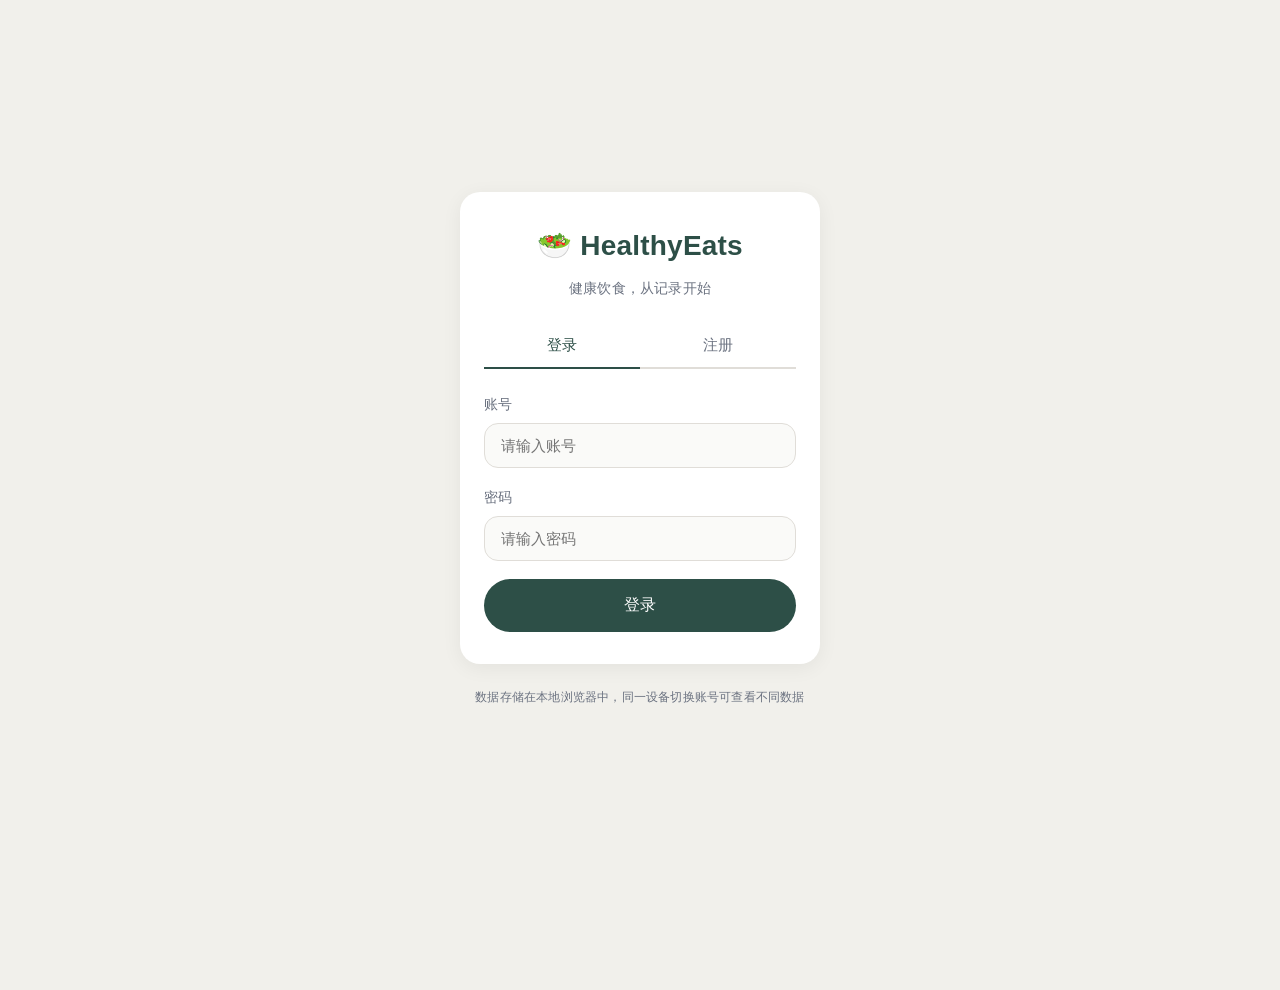
<file: records.html>
<!DOCTYPE html>
<html lang="zh-CN">
<head>
  <meta charset="UTF-8">
  <meta name="viewport" content="width=device-width, initial-scale=1.0, maximum-scale=1.0, user-scalable=no">
  <title>饮食记录 - HealthyEats</title>
  <link rel="stylesheet" href="css/style.css">
</head>
<body>

<div class="top-bar">
  <div class="top-bar-row">
    <h1>饮食记录</h1>
    <button class="back-btn" onclick="location.href='camera.html'" title="去拍照">
      <svg width="20" height="20" viewBox="0 0 24 24" fill="none" stroke="currentColor" stroke-width="2">
        <line x1="12" y1="5" x2="12" y2="19"/><line x1="5" y1="12" x2="19" y2="12"/>
      </svg>
    </button>
  </div>
</div>

<!-- Tab 切换 -->
<div class="tab-bar">
  <button class="tab-btn active" id="tab-day" onclick="switchTab('day')">📅 按日查看</button>
  <button class="tab-btn" id="tab-week" onclick="switchTab('week')">📆 按周汇总</button>
</div>

<!-- 日期导航（日视图） -->
<div id="day-nav" style="display:flex;align-items:center;justify-content:space-between;padding:12px 16px;background:var(--card-white);border-bottom:1px solid var(--border);">
  <button onclick="changeDate(-1)" style="min-width:44px;min-height:44px;border:none;background:none;font-size:22px;cursor:pointer;color:var(--text-secondary)">‹</button>
  <span id="day-nav-label" style="font-size:15px;font-weight:500;"></span>
  <button onclick="changeDate(1)" id="next-day-btn" style="min-width:44px;min-height:44px;border:none;background:none;font-size:22px;cursor:pointer;color:var(--text-secondary)">›</button>
</div>

<!-- 主内容区 -->
<div id="records-content"></div>

<!-- 删除确认弹窗 -->
<div class="modal-overlay" id="delete-modal">
  <div class="modal-sheet">
    <div class="modal-title">确认删除</div>
    <div class="modal-desc">确定要删除这条饮食记录吗？</div>
    <div class="modal-actions">
      <button class="btn btn-secondary" onclick="closeDeleteModal()">取消</button>
      <button class="btn btn-danger" onclick="confirmDelete()">删除</button>
    </div>
  </div>
</div>

<!-- 浮动添加按钮 -->
<a href="camera.html" class="fab">
  <svg width="24" height="24" viewBox="0 0 24 24" fill="currentColor" stroke="none">
    <path d="M11 9H9V2H7v7H5V2H3v7c0 2.12 1.66 3.84 3.75 3.97V22h2.5v-9.03C11.34 12.84 13 11.12 13 9V2h-2v7zm5-3v8h2.5v8H21V2c-2.76 0-5 2.24-5 4z"/>
  </svg>
</a>

<!-- 底部导航 -->
<nav class="bottom-nav">
  <a href="index.html" class="nav-item" data-page="home">
    <span class="nav-icon"><svg width="24" height="24" viewBox="0 0 24 24" fill="none" stroke="currentColor" stroke-width="2"><path d="M3 9l9-7 9 7v11a2 2 0 0 1-2 2H5a2 2 0 0 1-2-2z"/><polyline points="9 22 9 12 15 12 15 22"/></svg></span>
    <span>首页</span>
  </a>
  <a href="records.html" class="nav-item active" data-page="records">
    <span class="nav-icon"><svg width="24" height="24" viewBox="0 0 24 24" fill="none" stroke="currentColor" stroke-width="2"><rect x="3" y="4" width="18" height="18" rx="2" ry="2"/><line x1="16" y1="2" x2="16" y2="6"/><line x1="8" y1="2" x2="8" y2="6"/><line x1="3" y1="10" x2="21" y2="10"/></svg></span>
    <span>记录</span>
  </a>
  <a href="profile.html" class="nav-item" data-page="profile">
    <span class="nav-icon"><svg width="24" height="24" viewBox="0 0 24 24" fill="none" stroke="currentColor" stroke-width="2"><path d="M20 21v-2a4 4 0 0 0-4-4H8a4 4 0 0 0-4 4v2"/><circle cx="12" cy="7" r="4"/></svg></span>
    <span>我的</span>
  </a>
</nav>

<script src="js/app.js"></script>
<script>
// ===== 登录检查 =====
if (!Auth.requireLogin()) throw new Error('redirect');

let currentTab = 'day';
let currentDate = DateUtil.today();
let pendingDeleteId = null;
let pendingDeleteDate = null;

function switchTab(tab) {
  currentTab = tab;
  document.getElementById('tab-day').className = 'tab-btn' + (tab==='day' ? ' active' : '');
  document.getElementById('tab-week').className = 'tab-btn' + (tab==='week' ? ' active' : '');
  document.getElementById('day-nav').style.display = tab === 'day' ? 'flex' : 'none';
  render();
}

function changeDate(n) {
  currentDate = DateUtil.addDays(currentDate, n);
  const nextBtn = document.getElementById('next-day-btn');
  nextBtn.style.opacity = currentDate >= DateUtil.today() ? '0.3' : '1';
  nextBtn.disabled = currentDate >= DateUtil.today();
  updateDayNavLabel();
  render();
}

function updateDayNavLabel() {
  document.getElementById('day-nav-label').textContent = DateUtil.format(currentDate) + ' ' + DateUtil.formatDisplay(currentDate);
  document.getElementById('next-day-btn').disabled = currentDate >= DateUtil.today();
}
updateDayNavLabel();

function render() { currentTab === 'day' ? renderDay() : renderWeek(); }
function getProfile() { return Profile.get(); }

function renderDay() {
  const profile = getProfile();
  const tdee = profile ? Profile.calcTDEE(profile) : null;
  const list = DietLog.getByDate(currentDate);
  const actual = DietLog.getDayActualTotals(currentDate);
  const diff = tdee ? tdee - actual.calories : null;
  const content = document.getElementById('records-content');

  if (list.length === 0) {
    content.innerHTML = `<div class="empty-state">
      <div class="empty-icon">🍽️</div>
      <p>暂无记录<br>去拍照记录今天的饮食吧</p>
      <a href="camera.html" class="btn btn-primary" style="margin-top:8px;">+ 去记录</a>
    </div>`;
    return;
  }

  let diffHTML = '';
  if (diff !== null) {
    const cls = diff >= 0 ? 'diff-positive' : 'diff-negative';
    const label = diff >= 0 ? `余量 ${diff} kcal` : `超标 ${Math.abs(diff)} kcal`;
    diffHTML = `<span class="${cls}">${label}</span>`;
  }

  let html = `<div class="day-header">
    <div class="day-header-date">${DateUtil.format(currentDate)} 共${list.length}条</div>
    <div class="day-header-stats">
      <span style="color:var(--text-secondary)">摄入 ${actual.calories} kcal</span>
      ${tdee ? `<span style="color:var(--text-secondary)">/ 目标 ${tdee}</span>` : ''}
      ${diffHTML}
    </div>
  </div>`;

  const sorted = [...list].sort((a,b) => new Date(b.timestamp)-new Date(a.timestamp));
  html += sorted.map(r => renderRecord(r)).join('');
  content.innerHTML = html;
}

function renderRecord(r) {
  const mealLabel = MEAL_NAMES[r.mealType] || r.mealType;
  const time = new Date(r.timestamp).toLocaleTimeString('zh-CN', { hour:'2-digit', minute:'2-digit' });
  const thumbHTML = r.imagePreview
    ? `<img src="${r.imagePreview}" alt="">`
    : `<span>🍱</span>`;
  const foodNames = (r.foods||[]).map(f=>f.name).join('、') || '食物';

  return `<div class="record-item">
    <div class="record-thumb">${thumbHTML}</div>
    <div class="record-info">
      <div class="record-name">${foodNames.length>18?foodNames.slice(0,18)+'…':foodNames}</div>
      <div class="record-meta">
        <span class="tag tag-green">${mealLabel}</span>
        <span>${time}</span>
      </div>
      <div class="record-cals">
        <span class="record-est">预估 ${r.estimatedCalories} kcal</span>
        <span style="color:var(--text-secondary)"> · 吃了${r.intakePercent||100}% · </span>
        <span class="record-actual">实摄 ${r.actualCalories} kcal</span>
      </div>
    </div>
    <button class="record-del" onclick="askDelete('${r.date}', ${r.id}, event)">🗑</button>
  </div>`;
}

function renderWeek() {
  const profile = getProfile();
  const tdee = profile ? Profile.calcTDEE(profile) : null;
  const dates = DateUtil.getWeekDates();
  const content = document.getElementById('records-content');

  let html = '';
  dates.reverse().forEach(date => {
    const list = DietLog.getByDate(date);
    const actual = DietLog.getDayActualTotals(date);
    const diff = tdee ? tdee - actual.calories : null;

    let diffHTML = '';
    if (diff !== null) {
      const cls = diff >= 0 ? 'diff-positive' : 'diff-negative';
      const label = diff >= 0 ? `余量 ${diff}` : `超标 ${Math.abs(diff)}`;
      diffHTML = `<span class="${cls} week-row-diff">${label} kcal</span>`;
    }

    const detailHTML = list.length > 0
      ? [...list].sort((a,b)=>new Date(b.timestamp)-new Date(a.timestamp)).map(renderRecord).join('')
      : `<div style="text-align:center;padding:12px;color:var(--text-secondary);font-size:13px;">暂无记录</div>`;

    html += `<div class="week-row" id="week-row-${date}" onclick="toggleWeekRow('${date}')">
      <div class="week-row-header">
        <div>
          <div class="week-row-date">${DateUtil.format(date)} ${DateUtil.formatDisplay(date)}</div>
          <div class="week-row-summary" style="margin-top:3px;">
            共 ${list.length} 条 · 实摄 <strong>${actual.calories}</strong> kcal
            ${tdee ? `· 目标 ${tdee} kcal` : ''}
          </div>
        </div>
        <div style="display:flex;flex-direction:column;align-items:flex-end;gap:4px;">
          ${diffHTML}
          <span style="font-size:18px;color:var(--text-secondary);" id="week-arrow-${date}">›</span>
        </div>
      </div>
      <div class="week-row-detail">${detailHTML}</div>
    </div>`;
  });

  content.innerHTML = html || `<div class="empty-state"><div class="empty-icon">📅</div><p>本周暂无记录</p></div>`;
}

function toggleWeekRow(date) {
  const row = document.getElementById('week-row-' + date);
  const arrow = document.getElementById('week-arrow-' + date);
  row.classList.toggle('expanded');
  arrow.textContent = row.classList.contains('expanded') ? '⌄' : '›';
}

// ===== 删除 =====
function askDelete(date, id, e) {
  if (e) e.stopPropagation();
  pendingDeleteDate = date;
  pendingDeleteId = id;
  document.getElementById('delete-modal').classList.add('show');
}
function closeDeleteModal() {
  document.getElementById('delete-modal').classList.remove('show');
  pendingDeleteId = null;
  pendingDeleteDate = null;
}
function confirmDelete() {
  if (pendingDeleteId !== null) {
    DietLog.removeRecord(pendingDeleteDate, pendingDeleteId);
    closeDeleteModal();
    setTimeout(render, 50);
    UI.showToast('记录已删除');
  }
}

render();
</script>
</body>
</html>
</file>
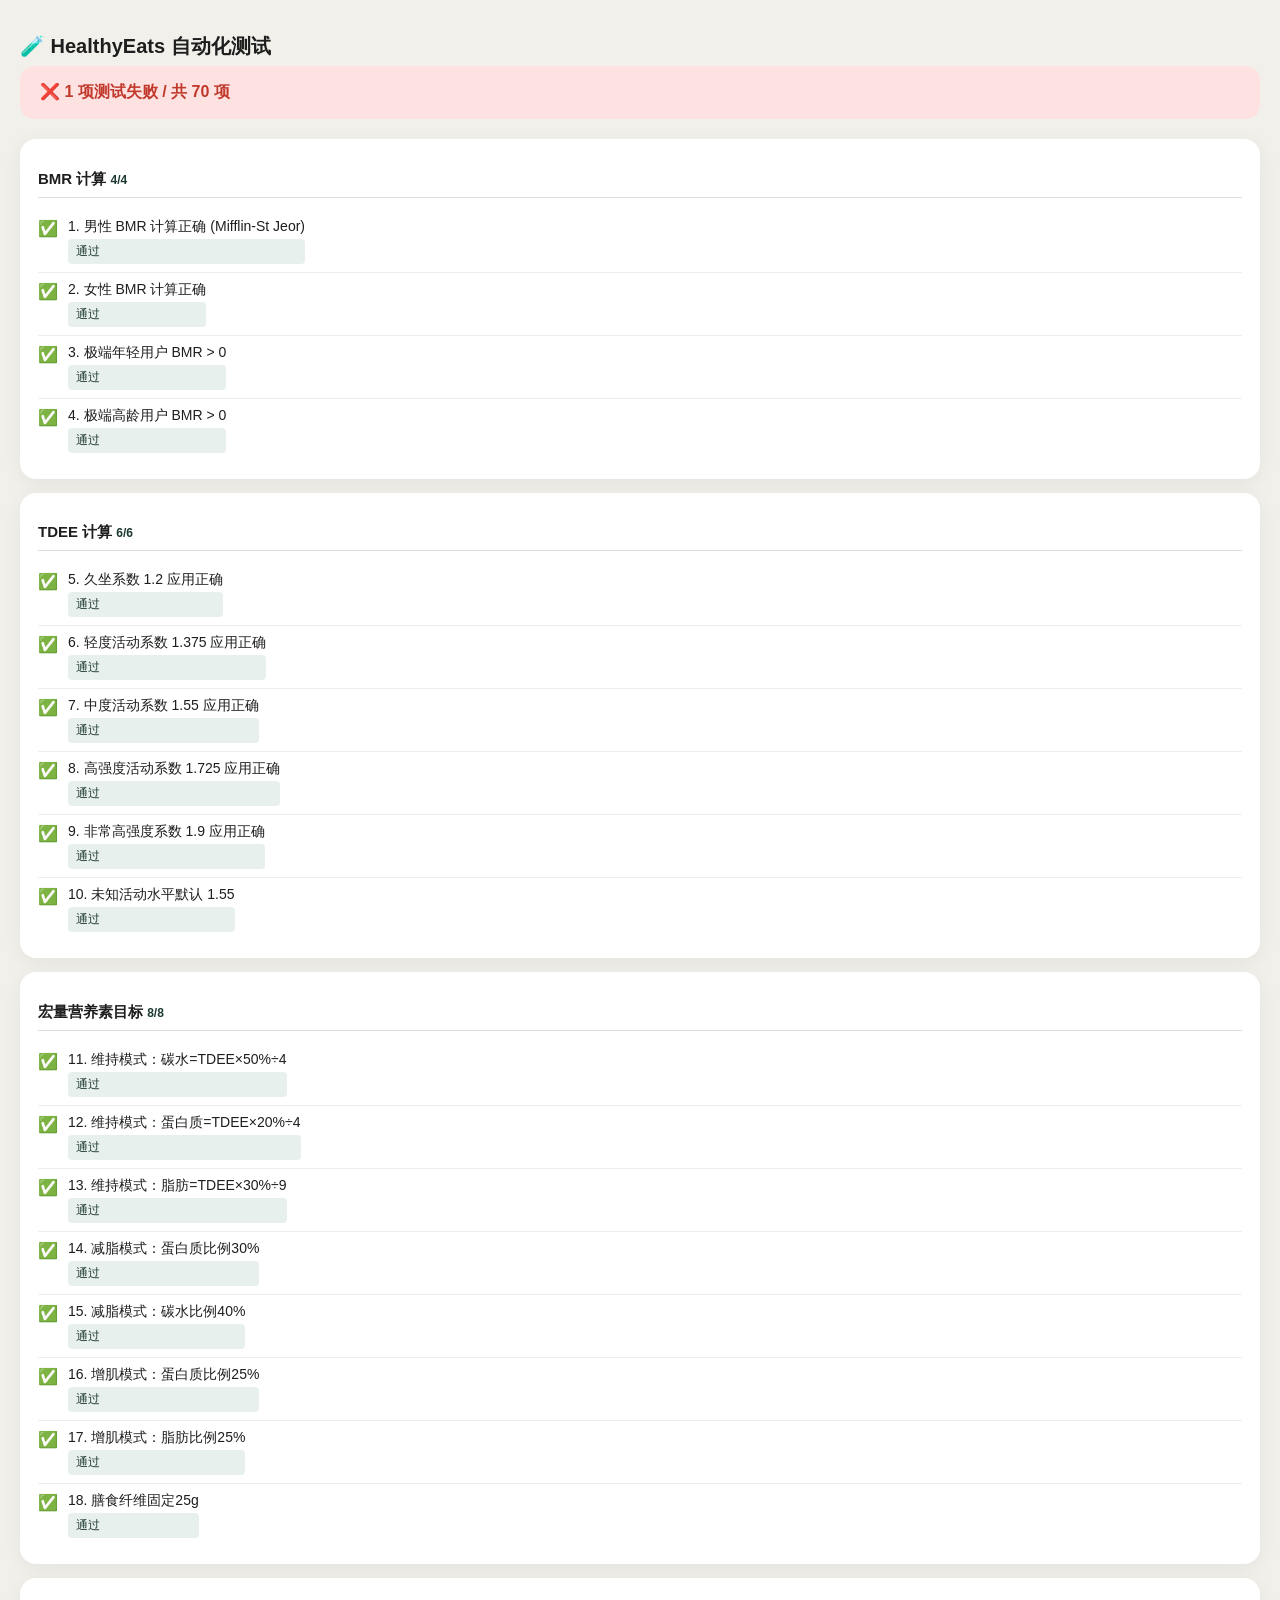
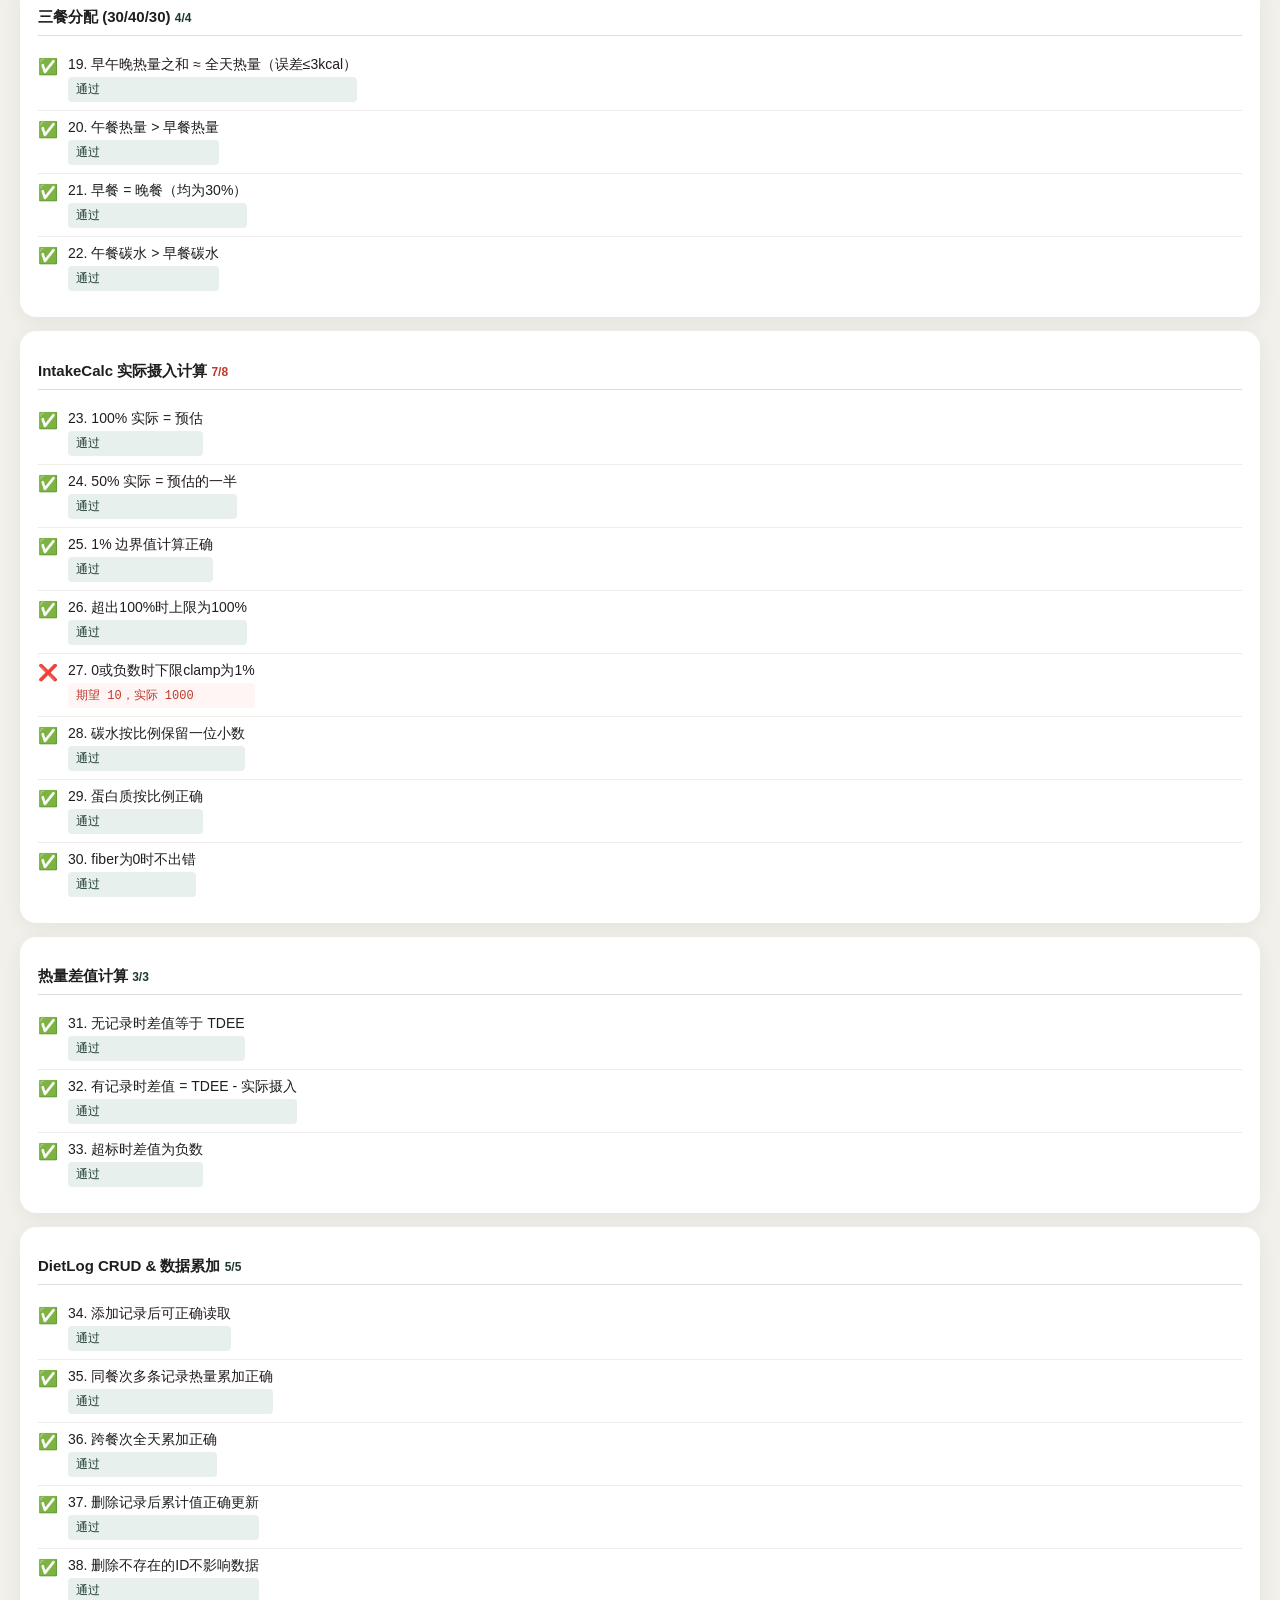
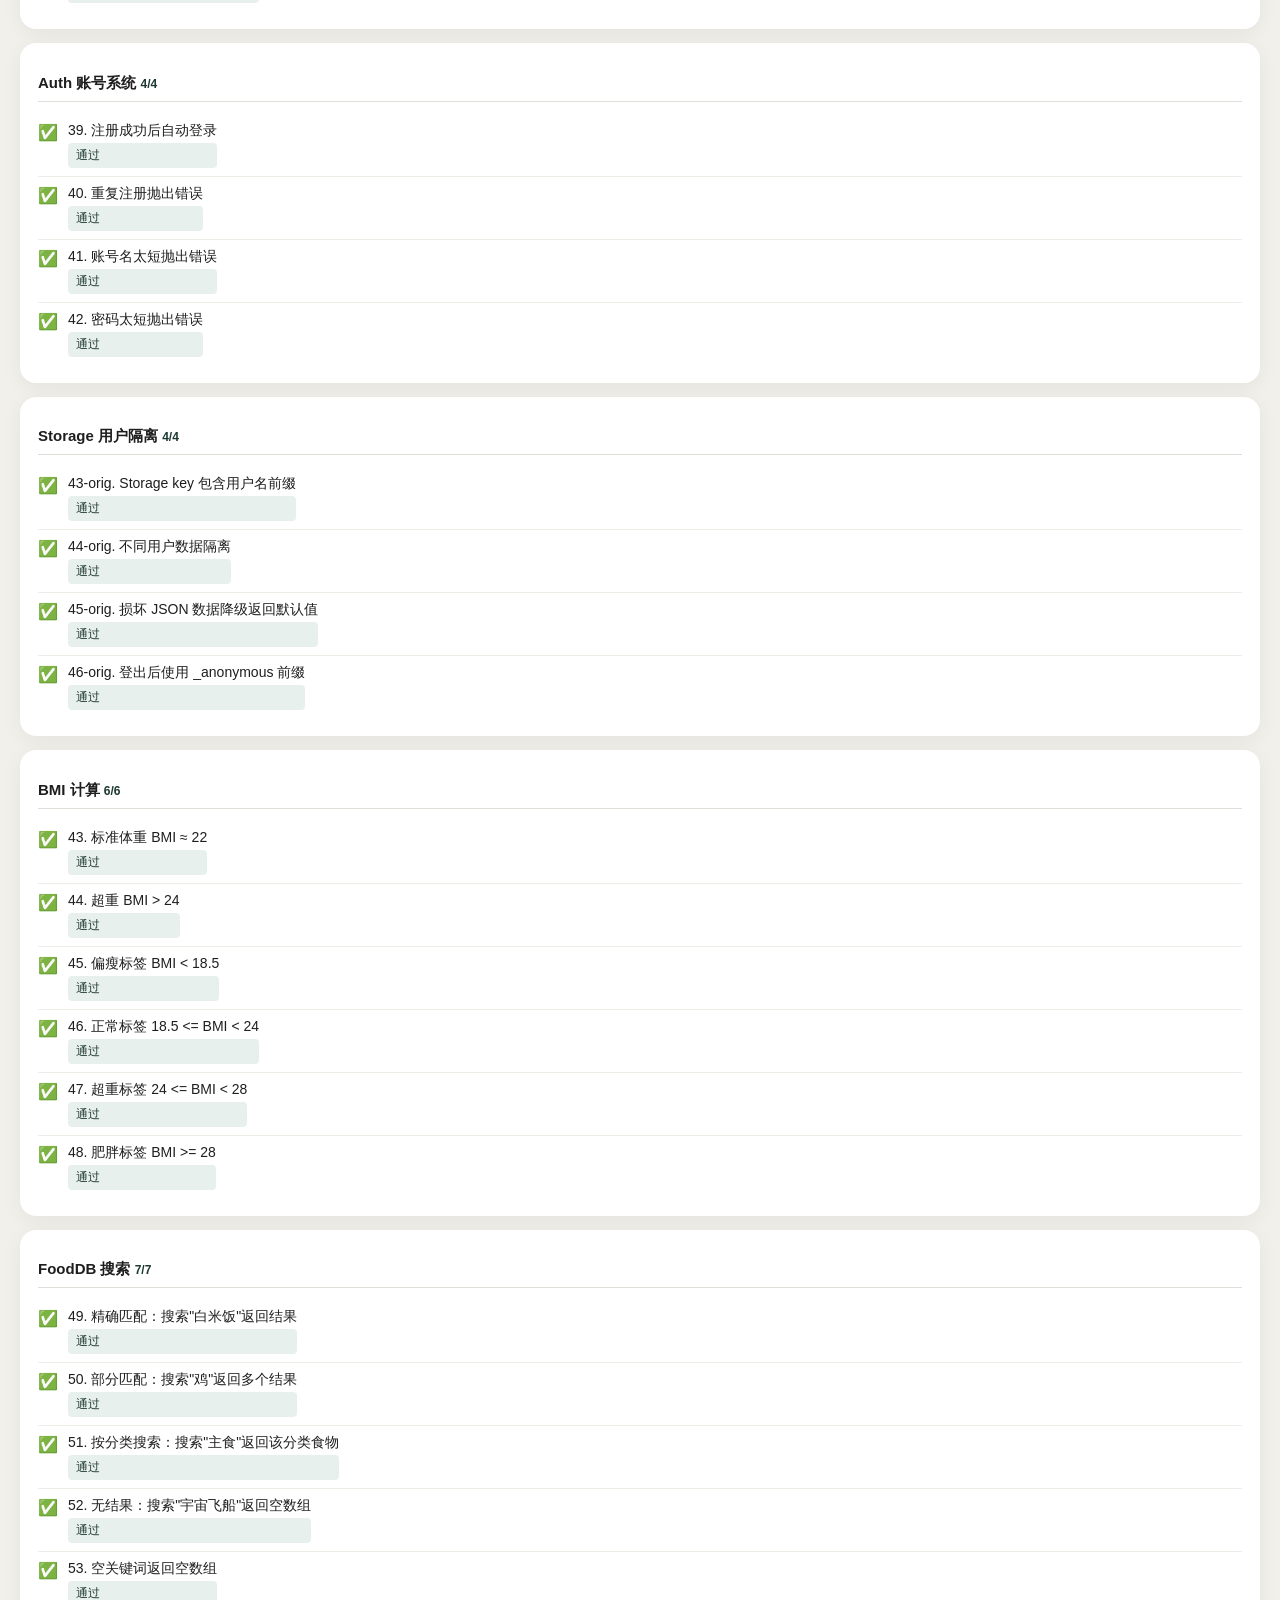
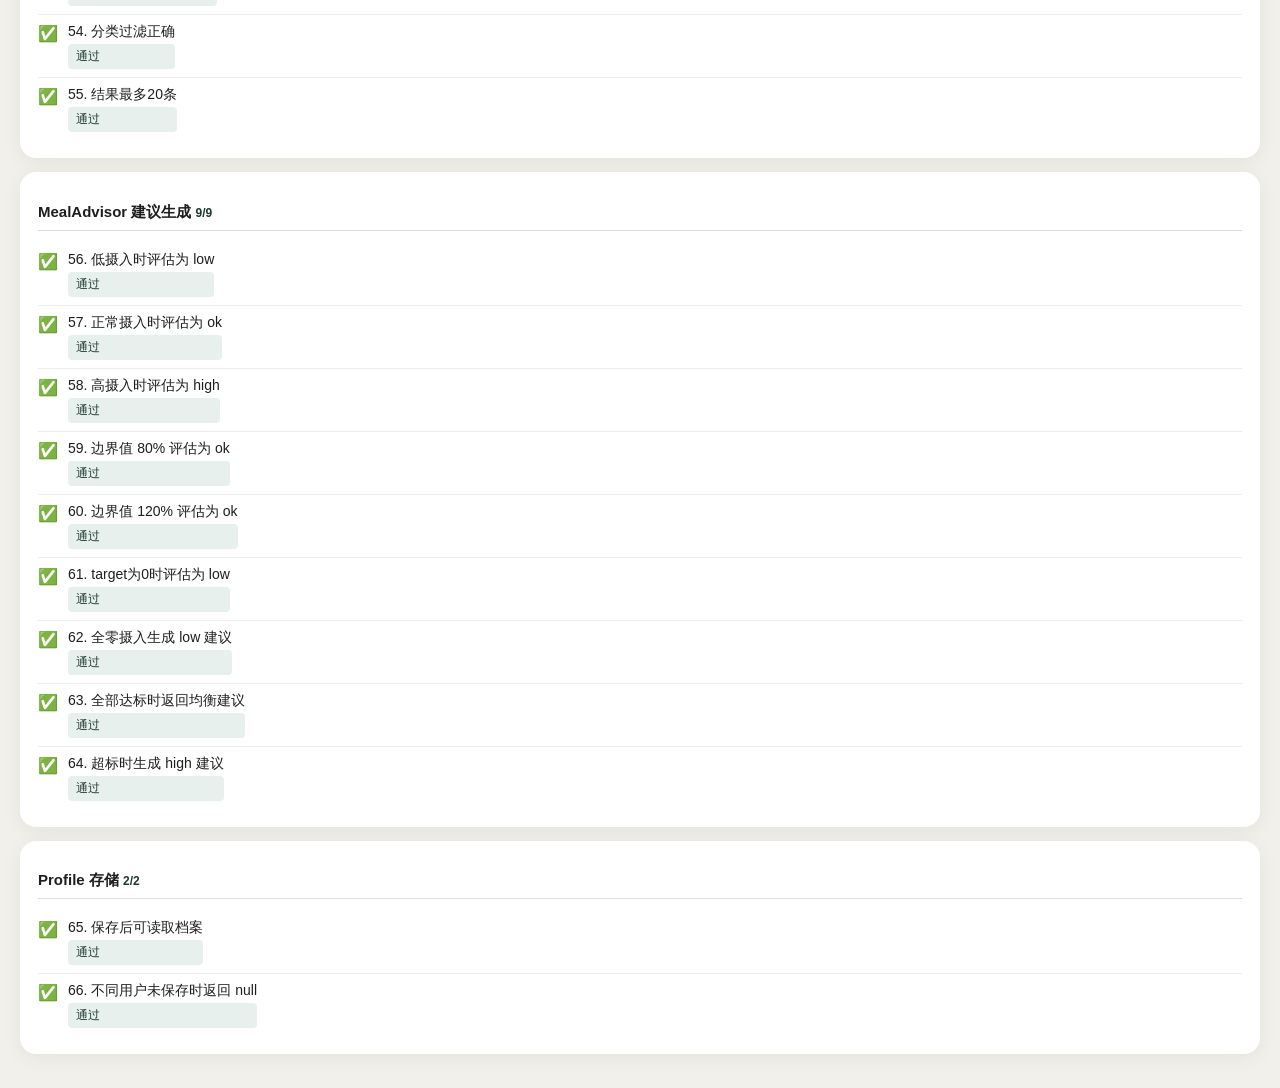
<file: tests/test.html>
<!DOCTYPE html>
<html lang="zh-CN">
<head>
  <meta charset="UTF-8">
  <meta name="viewport" content="width=device-width, initial-scale=1.0">
  <title>HealthyEats 自动化测试</title>
  <style>
    body { font-family: -apple-system, BlinkMacSystemFont, 'PingFang SC', sans-serif; background: #F1F0EB; padding: 20px; margin: 0; }
    h1 { font-size: 20px; color: #1E1E1E; margin-bottom: 6px; }
    #summary { padding: 16px 20px; border-radius: 14px; margin-bottom: 20px; font-size: 16px; font-weight: 600; }
    #summary.pass { background: #E8F0ED; color: #1E3932; }
    #summary.fail { background: #FEE2E2; color: #C0392B; }
    .suite { background: #fff; border-radius: 16px; padding: 18px; margin-bottom: 14px; box-shadow: 0 4px 20px rgba(0,0,0,0.06); }
    .suite h2 { font-size: 15px; color: #1E1E1E; margin-bottom: 12px; border-bottom: 1px solid #E0DDD8; padding-bottom: 8px; }
    .test-item { display: flex; align-items: flex-start; gap: 10px; padding: 8px 0; border-bottom: 1px solid #F0EDE8; font-size: 14px; }
    .test-item:last-child { border-bottom: none; }
    .status { font-size: 16px; flex-shrink: 0; margin-top: 1px; }
    .test-name { flex: 1; color: #1E1E1E; }
    .test-detail { font-size: 12px; color: #C0392B; margin-top: 3px; font-family: monospace; background: #FFF5F5; padding: 4px 8px; border-radius: 4px; }
    .pass-detail { color: #1E3932; background: #E8F0ED; }
  </style>
</head>
<body>

<h1>🧪 HealthyEats 自动化测试</h1>
<div id="summary">运行中...</div>
<div id="test-results"></div>

<script>
// ===== 内联核心逻辑（与 app.js / food-db.js 保持完全一致）=====

// 模拟 Auth
const _authStore = {};
const Auth = {
  USERS_KEY: '_healthyeats_users',
  SESSION_KEY: '_healthyeats_session',
  _currentUser: null,

  _getUsers() {
    try { return JSON.parse(_authStore[this.USERS_KEY] || '{}'); }
    catch { return {}; }
  },
  _saveUsers(users) {
    _authStore[this.USERS_KEY] = JSON.stringify(users);
  },
  _hash(str) {
    let hash = 0;
    for (let i = 0; i < str.length; i++) {
      const char = str.charCodeAt(i);
      hash = ((hash << 5) - hash) + char;
      hash = hash & hash;
    }
    return 'h_' + Math.abs(hash).toString(36);
  },
  register(username, password) {
    if (!username || username.length < 2) throw new Error('账号名至少2个字符');
    if (!password || password.length < 4) throw new Error('密码至少4个字符');
    const users = this._getUsers();
    if (users[username]) throw new Error('账号已存在');
    users[username] = this._hash(password);
    this._saveUsers(users);
    this.login(username, password);
    return true;
  },
  login(username, password) {
    const users = this._getUsers();
    if (!users[username]) throw new Error('账号不存在');
    if (users[username] !== this._hash(password)) throw new Error('密码错误');
    this._currentUser = username;
    return true;
  },
  logout() {
    this._currentUser = null;
  },
  getCurrentUser() {
    return this._currentUser || null;
  },
  isLoggedIn() {
    return !!this.getCurrentUser();
  }
};

// 模拟 Device (保留兼容)
const Device = {
  _id: 'test_device_001',
  getId() { return this._id; }
};

// 模拟 Storage（内存模式，使用 Auth.getCurrentUser 作前缀）
const _memStore = {};
const Storage = {
  _key(key) {
    const user = Auth.getCurrentUser();
    return (user || '_anonymous') + '_' + key;
  },
  get(key, defaultVal = null) {
    try {
      const v = _memStore[this._key(key)];
      return v !== undefined ? JSON.parse(v) : defaultVal;
    } catch { return defaultVal; }
  },
  set(key, val) { _memStore[this._key(key)] = JSON.stringify(val); },
  remove(key) { delete _memStore[this._key(key)]; }
};

const Profile = {
  KEY: 'health_profile',
  ACTIVITY_MAP: { sedentary:1.2, light:1.375, moderate:1.55, active:1.725, very_active:1.9 },
  get() { return Storage.get(this.KEY, null); },
  save(data) { Storage.set(this.KEY, data); },
  calcBMR(p) {
    if (p.gender === 'male') return 10*p.weight + 6.25*p.height - 5*p.age + 5;
    return 10*p.weight + 6.25*p.height - 5*p.age - 161;
  },
  calcTDEE(p) {
    const factor = this.ACTIVITY_MAP[p.activity] || 1.55;
    return Math.round(this.calcBMR(p) * factor);
  },
  calcMacroTargets(p) {
    const tdee = this.calcTDEE(p);
    let pR=0.20, cR=0.50, fR=0.30;
    if (p.goal==='lose')  { pR=0.30; cR=0.40; fR=0.30; }
    if (p.goal==='gain')  { pR=0.25; cR=0.50; fR=0.25; }
    return {
      calories: tdee,
      carbs: Math.round(tdee*cR/4),
      protein: Math.round(tdee*pR/4),
      fat: Math.round(tdee*fR/9),
      fiber: 25
    };
  },
  calcMealTargets(p) {
    const daily = this.calcMacroTargets(p);
    const ratios = { breakfast: 0.3, lunch: 0.4, dinner: 0.3 };
    const result = {};
    ['breakfast','lunch','dinner'].forEach(m => {
      const r = ratios[m];
      result[m] = {
        calories: Math.round(daily.calories * r),
        carbs: Math.round(daily.carbs * r),
        protein: Math.round(daily.protein * r),
        fat: Math.round(daily.fat * r),
        fiber: Math.round(daily.fiber * r)
      };
    });
    return result;
  },
  calcBMI(p) { const h = p.height/100; return +(p.weight/(h*h)).toFixed(1); },
  getBMILabel(bmi) {
    if (bmi < 18.5) return { label: '偏瘦', color: '#4ECDC4' };
    if (bmi < 24)   return { label: '正常', color: '#4CAF82' };
    if (bmi < 28)   return { label: '超重', color: '#F39C12' };
    return { label: '肥胖', color: '#E74C3C' };
  }
};
</script>

<script>
const IntakeCalc = {
  calcActual(estimated, percent) {
    const p = Math.max(1, Math.min(100, parseInt(percent) || 100)) / 100;
    return {
      calories: Math.round(estimated.calories * p),
      carbs:    Math.round(estimated.carbs    * p * 10) / 10,
      protein:  Math.round(estimated.protein  * p * 10) / 10,
      fat:      Math.round(estimated.fat      * p * 10) / 10,
      fiber:    Math.round((estimated.fiber || 0) * p * 10) / 10
    };
  }
};

const DietLog = {
  KEY_PREFIX: 'diet_log_',
  getKey(date) { return this.KEY_PREFIX + date; },
  getByDate(date) { return Storage.get(this.getKey(date), []); },
  addRecord(record) {
    const list = this.getByDate(record.date);
    record.id = Date.now() + Math.random();
    record.deviceId = Device.getId();
    list.push(record);
    Storage.set(this.getKey(record.date), list);
    return record;
  },
  removeRecord(date, recordId) {
    const list = this.getByDate(date).filter(r => r.id !== recordId);
    Storage.set(this.getKey(date), list);
  },
  getDayActualTotals(date) {
    const list = this.getByDate(date);
    const t = { calories:0, carbs:0, protein:0, fat:0, fiber:0 };
    list.forEach(r => {
      t.calories += r.actualCalories             || 0;
      t.carbs    += r.actualNutrition?.carbs     || 0;
      t.protein  += r.actualNutrition?.protein   || 0;
      t.fat      += r.actualNutrition?.fat       || 0;
      t.fiber    += r.actualNutrition?.fiber     || 0;
    });
    return {
      calories: Math.round(t.calories),
      carbs: Math.round(t.carbs*10)/10,
      protein: Math.round(t.protein*10)/10,
      fat: Math.round(t.fat*10)/10,
      fiber: Math.round(t.fiber*10)/10
    };
  },
  getCalorieDiff(date, tdee) {
    const actual = this.getDayActualTotals(date).calories;
    return tdee - actual;
  },
  getMealActualTotals(date, mealType) {
    const t = { calories:0, carbs:0, protein:0, fat:0, fiber:0 };
    this.getByDate(date).filter(r=>r.mealType===mealType).forEach(r => {
      t.calories += r.actualCalories             || 0;
      t.carbs    += r.actualNutrition?.carbs     || 0;
      t.protein  += r.actualNutrition?.protein   || 0;
      t.fat      += r.actualNutrition?.fat       || 0;
      t.fiber    += r.actualNutrition?.fiber     || 0;
    });
    return {
      calories: Math.round(t.calories),
      carbs: Math.round(t.carbs*10)/10,
      protein: Math.round(t.protein*10)/10,
      fat: Math.round(t.fat*10)/10,
      fiber: Math.round(t.fiber*10)/10
    };
  }
};
</script>

<script>
// ===== FoodDB (inline subset for testing) =====
const FoodDB = {
  _data: [
    { name: '白米饭', category: '主食', amount: 100, unit: '克', calories: 116, protein: 2.6, carbs: 25.6, fat: 0.3, fiber: 0.3 },
    { name: '鸡胸肉', category: '肉类', amount: 100, unit: '克', calories: 133, protein: 31.0, carbs: 0, fat: 1.2, fiber: 0 },
    { name: '西兰花', category: '蔬菜', amount: 100, unit: '克', calories: 34, protein: 2.8, carbs: 5.8, fat: 0.4, fiber: 2.6 },
    { name: '苹果', category: '水果', amount: 100, unit: '克', calories: 52, protein: 0.3, carbs: 13.8, fat: 0.2, fiber: 2.4 },
    { name: '牛奶(全脂)', category: '饮品', amount: 100, unit: '毫升', calories: 65, protein: 3.2, carbs: 4.8, fat: 3.6, fiber: 0 },
    { name: '全麦面包', category: '主食', amount: 100, unit: '克', calories: 246, protein: 8.5, carbs: 41.0, fat: 3.4, fiber: 6.8 },
    { name: '鸡蛋(煮)', category: '肉类', amount: 50, unit: '克', calories: 72, protein: 6.5, carbs: 0.6, fat: 5.0, fiber: 0 },
    { name: '红薯', category: '主食', amount: 100, unit: '克', calories: 86, protein: 1.6, carbs: 20.1, fat: 0.2, fiber: 3.0 },
    { name: '薯片', category: '零食', amount: 100, unit: '克', calories: 536, protein: 6.5, carbs: 49.7, fat: 35.0, fiber: 4.4 },
    { name: '豆腐', category: '豆制品', amount: 100, unit: '克', calories: 76, protein: 8.1, carbs: 1.7, fat: 3.7, fiber: 0.4 },
    { name: '面条(煮)', category: '主食', amount: 100, unit: '克', calories: 110, protein: 3.5, carbs: 22.0, fat: 0.6, fiber: 0.8 }
  ],
  getCategories() {
    return ['主食', '肉类', '蔬菜', '水果', '饮品', '零食', '豆制品', '蛋奶', '海鲜', '汤粥', '快餐', '坚果'];
  },
  getByCategory(category) {
    return this._data.filter(item => item.category === category);
  },
  search(keyword) {
    if (!keyword || !keyword.trim()) return [];
    const kw = keyword.trim().toLowerCase();
    const results = this._data.filter(item =>
      item.name.toLowerCase().includes(kw) ||
      item.category.toLowerCase().includes(kw)
    );
    return results.slice(0, 20);
  }
};

// ===== MealAdvisor =====
const MealAdvisor = {
  FOOD_TIPS: {
    carbs:   { low: ['米饭（约半碗≈100g）', '全麦面包（1片≈30g）', '红薯（半个≈100g）'], high: ['减少米饭', '少吃甜食和精制主食'] },
    protein: { low: ['鸡胸肉（100g≈31g蛋白）', '鸡蛋（1个≈6g蛋白）', '豆腐（150g≈12g蛋白）'], high: ['适量减少肉类摄入'] },
    fat:     { low: ['坚果（一小把）', '牛油果（半个）'], high: ['减少油炸食品', '烹饪少放油'] },
    fiber:   { low: ['绿叶蔬菜（150g）', '苹果（1个）', '燕麦（50g）'], high: ['膳食纤维过多可能引起不适'] }
  },
  evaluate(actual, target) {
    const ratio = target > 0 ? actual / target : 0;
    if (ratio < 0.8) return 'low';
    if (ratio > 1.2) return 'high';
    return 'ok';
  },
  generateAdvice(actual, target) {
    const advice = [];
    const nutrients = [
      { key: 'calories', name: '热量', unit: 'kcal' },
      { key: 'carbs',    name: '碳水', unit: 'g' },
      { key: 'protein',  name: '蛋白质', unit: 'g' },
      { key: 'fat',      name: '脂肪', unit: 'g' }
    ];
    nutrients.forEach(({ key, name, unit }) => {
      const status = this.evaluate(actual[key] || 0, target[key] || 1);
      const diff = Math.abs(Math.round((target[key] || 0) - (actual[key] || 0)));
      const tips = this.FOOD_TIPS[key] || { low: [], high: [] };
      if (status === 'low') {
        advice.push({ type: 'low', icon: '⬆️', title: `${name}摄入不足`, desc: `还差 ${diff}${unit}，建议补充：${tips.low.slice(0,2).join('、')}` });
      } else if (status === 'high') {
        advice.push({ type: 'high', icon: '⬇️', title: `${name}摄入超标`, desc: `超出 ${diff}${unit}，建议：${tips.high.join('、')}` });
      }
    });
    if (advice.length === 0) advice.push({ type: 'ok', icon: '✅', title: '营养均衡', desc: '今日营养摄入状况良好，继续保持！' });
    return advice;
  }
};
</script>

<script>
// ===== 测试框架 =====
let passed = 0, failed = 0;
const suites = [];
let currentSuite = null;

function describe(name, fn) {
  currentSuite = { name, tests: [] };
  suites.push(currentSuite);
  fn();
}

function it(name, fn) {
  try {
    fn();
    currentSuite.tests.push({ name, ok: true, detail: '' });
    passed++;
  } catch(e) {
    currentSuite.tests.push({ name, ok: false, detail: e.message });
    failed++;
  }
}

function expect(actual) {
  return {
    toBe(expected) {
      if (actual !== expected) throw new Error(`期望 ${JSON.stringify(expected)}，实际 ${JSON.stringify(actual)}`);
    },
    toBeCloseTo(expected, digits=1) {
      const d = Math.pow(10, -digits);
      if (Math.abs(actual - expected) > d) throw new Error(`期望约等于 ${expected}，实际 ${actual}`);
    },
    toBeGreaterThan(n) { if (actual <= n) throw new Error(`期望 > ${n}，实际 ${actual}`); },
    toBeLessThan(n) { if (actual >= n) throw new Error(`期望 < ${n}，实际 ${actual}`); },
    toBeGreaterThanOrEqual(n) { if (actual < n) throw new Error(`期望 >= ${n}，实际 ${actual}`); },
    toBeLessThanOrEqual(n) { if (actual > n) throw new Error(`期望 <= ${n}，实际 ${actual}`); },
    toBeTruthy() { if (!actual) throw new Error(`期望为真，实际 ${actual}`); },
    toBeFalsy()  { if (actual)  throw new Error(`期望为假，实际 ${actual}`); },
    toEqual(expected) {
      if (JSON.stringify(actual) !== JSON.stringify(expected))
        throw new Error(`期望 ${JSON.stringify(expected)}，实际 ${JSON.stringify(actual)}`);
    },
    toHaveLength(n) {
      if (actual.length !== n) throw new Error(`期望长度 ${n}，实际 ${actual.length}`);
    },
    not: {
      toBe(expected) { if (actual === expected) throw new Error(`期望不等于 ${JSON.stringify(expected)}`); },
      toBeNull() { if (actual === null) throw new Error('期望不为 null'); }
    }
  };
}

// ===== 测试数据 =====
const MALE_PROFILE = { gender:'male', age:25, height:175, weight:70, activity:'moderate', goal:'maintain' };
const FEMALE_PROFILE = { gender:'female', age:30, height:165, weight:55, activity:'light', goal:'lose' };
const EDGE_PROFILE_YOUNG = { gender:'male', age:1, height:50, weight:10, activity:'sedentary', goal:'maintain' };
const EDGE_PROFILE_OLD = { gender:'female', age:120, height:250, weight:200, activity:'very_active', goal:'gain' };

// 初始化测试用户（让 Storage 使用用户名前缀正常工作）
Auth.register('testuser', 'test1234');
</script>

<script>
// ===== 测试套件 =====

describe('BMR 计算', () => {
  it('1. 男性 BMR 计算正确 (Mifflin-St Jeor)', () => {
    // 10*70 + 6.25*175 - 5*25 + 5 = 700+1093.75-125+5 = 1673.75
    expect(Profile.calcBMR(MALE_PROFILE)).toBeCloseTo(1673.75, 0);
  });
  it('2. 女性 BMR 计算正确', () => {
    // 10*55 + 6.25*165 - 5*30 - 161 = 550+1031.25-150-161 = 1270.25
    expect(Profile.calcBMR(FEMALE_PROFILE)).toBeCloseTo(1270.25, 0);
  });
  it('3. 极端年轻用户 BMR > 0', () => {
    expect(Profile.calcBMR(EDGE_PROFILE_YOUNG)).toBeGreaterThan(0);
  });
  it('4. 极端高龄用户 BMR > 0', () => {
    expect(Profile.calcBMR(EDGE_PROFILE_OLD)).toBeGreaterThan(0);
  });
});

describe('TDEE 计算', () => {
  it('5. 久坐系数 1.2 应用正确', () => {
    const p = { ...MALE_PROFILE, activity: 'sedentary' };
    expect(Profile.calcTDEE(p)).toBe(Math.round(Profile.calcBMR(p) * 1.2));
  });
  it('6. 轻度活动系数 1.375 应用正确', () => {
    const p = { ...MALE_PROFILE, activity: 'light' };
    expect(Profile.calcTDEE(p)).toBe(Math.round(Profile.calcBMR(p) * 1.375));
  });
  it('7. 中度活动系数 1.55 应用正确', () => {
    expect(Profile.calcTDEE(MALE_PROFILE)).toBe(Math.round(1673.75 * 1.55));
  });
  it('8. 高强度活动系数 1.725 应用正确', () => {
    const p = { ...MALE_PROFILE, activity: 'active' };
    expect(Profile.calcTDEE(p)).toBe(Math.round(Profile.calcBMR(p) * 1.725));
  });
  it('9. 非常高强度系数 1.9 应用正确', () => {
    const p = { ...MALE_PROFILE, activity: 'very_active' };
    expect(Profile.calcTDEE(p)).toBe(Math.round(Profile.calcBMR(p) * 1.9));
  });
  it('10. 未知活动水平默认 1.55', () => {
    const p = { ...MALE_PROFILE, activity: 'unknown_level' };
    expect(Profile.calcTDEE(p)).toBe(Math.round(Profile.calcBMR(p) * 1.55));
  });
});
</script>

<script>
describe('宏量营养素目标', () => {
  it('11. 维持模式：碳水=TDEE×50%÷4', () => {
    const m = Profile.calcMacroTargets(MALE_PROFILE);
    expect(m.carbs).toBe(Math.round(m.calories * 0.5 / 4));
  });
  it('12. 维持模式：蛋白质=TDEE×20%÷4', () => {
    const m = Profile.calcMacroTargets(MALE_PROFILE);
    expect(m.protein).toBe(Math.round(m.calories * 0.2 / 4));
  });
  it('13. 维持模式：脂肪=TDEE×30%÷9', () => {
    const m = Profile.calcMacroTargets(MALE_PROFILE);
    expect(m.fat).toBe(Math.round(m.calories * 0.3 / 9));
  });
  it('14. 减脂模式：蛋白质比例30%', () => {
    const m = Profile.calcMacroTargets(FEMALE_PROFILE);
    expect(m.protein).toBe(Math.round(m.calories * 0.3 / 4));
  });
  it('15. 减脂模式：碳水比例40%', () => {
    const m = Profile.calcMacroTargets(FEMALE_PROFILE);
    expect(m.carbs).toBe(Math.round(m.calories * 0.4 / 4));
  });
  it('16. 增肌模式：蛋白质比例25%', () => {
    const p = { ...MALE_PROFILE, goal: 'gain' };
    const m = Profile.calcMacroTargets(p);
    expect(m.protein).toBe(Math.round(m.calories * 0.25 / 4));
  });
  it('17. 增肌模式：脂肪比例25%', () => {
    const p = { ...MALE_PROFILE, goal: 'gain' };
    const m = Profile.calcMacroTargets(p);
    expect(m.fat).toBe(Math.round(m.calories * 0.25 / 9));
  });
  it('18. 膳食纤维固定25g', () => {
    const m = Profile.calcMacroTargets(MALE_PROFILE);
    expect(m.fiber).toBe(25);
  });
});

describe('三餐分配 (30/40/30)', () => {
  it('19. 早午晚热量之和 ≈ 全天热量（误差≤3kcal）', () => {
    const meals = Profile.calcMealTargets(MALE_PROFILE);
    const sum = meals.breakfast.calories + meals.lunch.calories + meals.dinner.calories;
    const total = Profile.calcMacroTargets(MALE_PROFILE).calories;
    expect(Math.abs(sum - total)).toBeLessThanOrEqual(3);
  });
  it('20. 午餐热量 > 早餐热量', () => {
    const meals = Profile.calcMealTargets(MALE_PROFILE);
    expect(meals.lunch.calories).toBeGreaterThan(meals.breakfast.calories);
  });
  it('21. 早餐 = 晚餐（均为30%）', () => {
    const meals = Profile.calcMealTargets(MALE_PROFILE);
    expect(meals.breakfast.calories).toBe(meals.dinner.calories);
  });
  it('22. 午餐碳水 > 早餐碳水', () => {
    const meals = Profile.calcMealTargets(MALE_PROFILE);
    expect(meals.lunch.carbs).toBeGreaterThan(meals.breakfast.carbs);
  });
});
</script>

<script>
describe('IntakeCalc 实际摄入计算', () => {
  const est = { calories:1000, carbs:100, protein:50, fat:30, fiber:5 };

  it('23. 100% 实际 = 预估', () => {
    expect(IntakeCalc.calcActual(est, 100).calories).toBe(1000);
  });
  it('24. 50% 实际 = 预估的一半', () => {
    expect(IntakeCalc.calcActual(est, 50).calories).toBe(500);
  });
  it('25. 1% 边界值计算正确', () => {
    expect(IntakeCalc.calcActual(est, 1).calories).toBe(10);
  });
  it('26. 超出100%时上限为100%', () => {
    expect(IntakeCalc.calcActual(est, 150).calories).toBe(1000);
  });
  it('27. 0或负数时下限clamp为1%', () => {
    expect(IntakeCalc.calcActual(est, 0).calories).toBe(10);
    expect(IntakeCalc.calcActual(est, -10).calories).toBe(10);
  });
  it('28. 碳水按比例保留一位小数', () => {
    const result = IntakeCalc.calcActual(est, 50);
    expect(result.carbs).toBe(50);
  });
  it('29. 蛋白质按比例正确', () => {
    const result = IntakeCalc.calcActual(est, 33);
    expect(result.protein).toBe(Math.round(50 * 0.33 * 10) / 10);
  });
  it('30. fiber为0时不出错', () => {
    const noFiber = { calories: 200, carbs: 20, protein: 10, fat: 5 };
    const result = IntakeCalc.calcActual(noFiber, 50);
    expect(result.fiber).toBe(0);
  });
});

describe('热量差值计算', () => {
  const DATE_DIFF = '2099-03-01';

  it('31. 无记录时差值等于 TDEE', () => {
    expect(DietLog.getCalorieDiff(DATE_DIFF, 2000)).toBe(2000);
  });
  it('32. 有记录时差值 = TDEE - 实际摄入', () => {
    DietLog.addRecord({ date:DATE_DIFF, mealType:'lunch', foods:[], estimatedCalories:1000, intakePercent:80, actualCalories:800, actualNutrition:{carbs:50, protein:30, fat:20, fiber:2}, timestamp: new Date().toISOString() });
    expect(DietLog.getCalorieDiff(DATE_DIFF, 2000)).toBe(1200);
  });
  it('33. 超标时差值为负数', () => {
    DietLog.addRecord({ date:DATE_DIFF, mealType:'dinner', foods:[], estimatedCalories:1500, intakePercent:100, actualCalories:1500, actualNutrition:{carbs:150, protein:60, fat:50, fiber:5}, timestamp: new Date().toISOString() });
    expect(DietLog.getCalorieDiff(DATE_DIFF, 2000)).toBeLessThan(0);
  });
});
</script>

<script>
describe('DietLog CRUD & 数据累加', () => {
  const DATE2 = '2099-03-02';

  it('34. 添加记录后可正确读取', () => {
    DietLog.addRecord({ date:DATE2, mealType:'breakfast', foods:[{name:'鸡蛋'}], estimatedCalories:200, intakePercent:100, actualCalories:200, actualNutrition:{carbs:5, protein:12, fat:10, fiber:0}, timestamp: new Date().toISOString() });
    const list = DietLog.getByDate(DATE2);
    expect(list.length).toBe(1);
  });
  it('35. 同餐次多条记录热量累加正确', () => {
    DietLog.addRecord({ date:DATE2, mealType:'breakfast', foods:[], estimatedCalories:150, intakePercent:100, actualCalories:150, actualNutrition:{carbs:20, protein:5, fat:3, fiber:1}, timestamp: new Date().toISOString() });
    const totals = DietLog.getMealActualTotals(DATE2, 'breakfast');
    expect(totals.calories).toBe(350);
  });
  it('36. 跨餐次全天累加正确', () => {
    DietLog.addRecord({ date:DATE2, mealType:'lunch', foods:[], estimatedCalories:500, intakePercent:100, actualCalories:500, actualNutrition:{carbs:60, protein:25, fat:15, fiber:3}, timestamp: new Date().toISOString() });
    const day = DietLog.getDayActualTotals(DATE2);
    expect(day.calories).toBe(850);
  });
  it('37. 删除记录后累计值正确更新', () => {
    const list = DietLog.getByDate(DATE2);
    const lunchRecord = list.find(r => r.mealType === 'lunch');
    DietLog.removeRecord(DATE2, lunchRecord.id);
    const day = DietLog.getDayActualTotals(DATE2);
    expect(day.calories).toBe(350);
  });
  it('38. 删除不存在的ID不影响数据', () => {
    DietLog.removeRecord(DATE2, 99999999);
    const day = DietLog.getDayActualTotals(DATE2);
    expect(day.calories).toBe(350);
  });
});

describe('Auth 账号系统', () => {
  it('39. 注册成功后自动登录', () => {
    // testuser 已在上方注册
    expect(Auth.isLoggedIn()).toBe(true);
    expect(Auth.getCurrentUser()).toBe('testuser');
  });
  it('40. 重复注册抛出错误', () => {
    let err = '';
    try { Auth.register('testuser', 'other1234'); } catch(e) { err = e.message; }
    expect(err).toBe('账号已存在');
  });
  it('41. 账号名太短抛出错误', () => {
    let err = '';
    try { Auth.register('a', 'test1234'); } catch(e) { err = e.message; }
    expect(err).toBe('账号名至少2个字符');
  });
  it('42. 密码太短抛出错误', () => {
    let err = '';
    try { Auth.register('newuser', '12'); } catch(e) { err = e.message; }
    expect(err).toBe('密码至少4个字符');
  });
});

describe('Storage 用户隔离', () => {
  it('43-orig. Storage key 包含用户名前缀', () => {
    Storage.set('test_key_prefix', { v: 1 });
    const rawKey = 'testuser_test_key_prefix';
    expect(_memStore[rawKey]).toBeTruthy();
  });
  it('44-orig. 不同用户数据隔离', () => {
    Storage.set('isolation_check', 'user1_data');
    // 切换到另一个用户
    Auth._currentUser = 'anotheruser';
    const val = Storage.get('isolation_check', null);
    expect(val).toBe(null);
    // 切换回来
    Auth._currentUser = 'testuser';
    const val2 = Storage.get('isolation_check', null);
    expect(val2).toBe('user1_data');
  });
  it('45-orig. 损坏 JSON 数据降级返回默认值', () => {
    const corruptKey = 'testuser_corrupt_json';
    _memStore[corruptKey] = '{ broken json!!!';
    const result = Storage.get('corrupt_json', 'fallback');
    expect(result).toBe('fallback');
  });
  it('46-orig. 登出后使用 _anonymous 前缀', () => {
    Auth.logout();
    Storage.set('anon_test', 'anon_data');
    expect(_memStore['_anonymous_anon_test']).toBeTruthy();
    // 重新登录
    Auth._currentUser = 'testuser';
  });
});
</script>

<script>
describe('BMI 计算', () => {
  it('43. 标准体重 BMI ≈ 22', () => {
    const bmi = Profile.calcBMI({ height: 170, weight: 63.6 });
    expect(bmi).toBeCloseTo(22, 0);
  });
  it('44. 超重 BMI > 24', () => {
    expect(Profile.calcBMI({ height: 170, weight: 80 })).toBeGreaterThan(24);
  });
  it('45. 偏瘦标签 BMI < 18.5', () => {
    const bmi = Profile.calcBMI({ height: 175, weight: 50 });
    expect(Profile.getBMILabel(bmi).label).toBe('偏瘦');
  });
  it('46. 正常标签 18.5 <= BMI < 24', () => {
    expect(Profile.getBMILabel(22).label).toBe('正常');
  });
  it('47. 超重标签 24 <= BMI < 28', () => {
    expect(Profile.getBMILabel(26).label).toBe('超重');
  });
  it('48. 肥胖标签 BMI >= 28', () => {
    expect(Profile.getBMILabel(30).label).toBe('肥胖');
  });
});

describe('FoodDB 搜索', () => {
  it('49. 精确匹配：搜索"白米饭"返回结果', () => {
    const results = FoodDB.search('白米饭');
    expect(results.length).toBeGreaterThan(0);
    expect(results[0].name).toBe('白米饭');
  });
  it('50. 部分匹配：搜索"鸡"返回多个结果', () => {
    const results = FoodDB.search('鸡');
    expect(results.length).toBeGreaterThan(1);
  });
  it('51. 按分类搜索：搜索"主食"返回该分类食物', () => {
    const results = FoodDB.search('主食');
    expect(results.length).toBeGreaterThan(0);
    expect(results.every(r => r.category === '主食')).toBe(true);
  });
  it('52. 无结果：搜索"宇宙飞船"返回空数组', () => {
    const results = FoodDB.search('宇宙飞船');
    expect(results.length).toBe(0);
  });
  it('53. 空关键词返回空数组', () => {
    expect(FoodDB.search('').length).toBe(0);
    expect(FoodDB.search('  ').length).toBe(0);
    expect(FoodDB.search(null).length).toBe(0);
  });
  it('54. 分类过滤正确', () => {
    const vegs = FoodDB.getByCategory('蔬菜');
    expect(vegs.length).toBeGreaterThan(0);
    expect(vegs.every(v => v.category === '蔬菜')).toBe(true);
  });
  it('55. 结果最多20条', () => {
    const results = FoodDB.search('');
    expect(results.length).toBeLessThanOrEqual(20);
  });
});
</script>

<script>
describe('MealAdvisor 建议生成', () => {
  it('56. 低摄入时评估为 low', () => {
    expect(MealAdvisor.evaluate(50, 200)).toBe('low');
  });
  it('57. 正常摄入时评估为 ok', () => {
    expect(MealAdvisor.evaluate(180, 200)).toBe('ok');
  });
  it('58. 高摄入时评估为 high', () => {
    expect(MealAdvisor.evaluate(300, 200)).toBe('high');
  });
  it('59. 边界值 80% 评估为 ok', () => {
    expect(MealAdvisor.evaluate(160, 200)).toBe('ok');
  });
  it('60. 边界值 120% 评估为 ok', () => {
    expect(MealAdvisor.evaluate(240, 200)).toBe('ok');
  });
  it('61. target为0时评估为 low', () => {
    expect(MealAdvisor.evaluate(0, 0)).toBe('low');
  });
  it('62. 全零摄入生成 low 建议', () => {
    const actual = { calories: 0, carbs: 0, protein: 0, fat: 0 };
    const target = { calories: 2000, carbs: 250, protein: 100, fat: 67 };
    const advice = MealAdvisor.generateAdvice(actual, target);
    expect(advice.length).toBeGreaterThan(0);
    expect(advice[0].type).toBe('low');
  });
  it('63. 全部达标时返回均衡建议', () => {
    const target = { calories: 2000, carbs: 250, protein: 100, fat: 67 };
    const actual = { calories: 2000, carbs: 250, protein: 100, fat: 67 };
    const advice = MealAdvisor.generateAdvice(actual, target);
    expect(advice.length).toBe(1);
    expect(advice[0].type).toBe('ok');
    expect(advice[0].title).toBe('营养均衡');
  });
  it('64. 超标时生成 high 建议', () => {
    const target = { calories: 2000, carbs: 250, protein: 100, fat: 67 };
    const actual = { calories: 3000, carbs: 400, protein: 200, fat: 120 };
    const advice = MealAdvisor.generateAdvice(actual, target);
    expect(advice.length).toBeGreaterThan(0);
    expect(advice.some(a => a.type === 'high')).toBe(true);
  });
});

describe('Profile 存储', () => {
  it('65. 保存后可读取档案', () => {
    Profile.save(MALE_PROFILE);
    const p = Profile.get();
    expect(p.gender).toBe('male');
    expect(p.age).toBe(25);
  });
  it('66. 不同用户未保存时返回 null', () => {
    const origUser = Auth._currentUser;
    Auth._currentUser = 'brand_new_user';
    const p = Profile.get();
    expect(p).toBe(null);
    Auth._currentUser = origUser;
  });
});
</script>

<script>
// ===== 渲染结果 =====
const resultsEl = document.getElementById('test-results');
suites.forEach(suite => {
  const div = document.createElement('div');
  div.className = 'suite';
  const passCnt = suite.tests.filter(t=>t.ok).length;
  div.innerHTML = `<h2>${suite.name} <span style="font-size:12px;color:${passCnt===suite.tests.length?'#1E3932':'#C0392B'}">${passCnt}/${suite.tests.length}</span></h2>
  ${suite.tests.map(t => `<div class="test-item">
    <span class="status">${t.ok ? '✅' : '❌'}</span>
    <div>
      <div class="test-name">${t.name}</div>
      ${t.detail ? `<div class="test-detail">${t.detail}</div>` : (t.ok ? `<div class="test-detail pass-detail">通过</div>` : '')}
    </div>
  </div>`).join('')}`;
  resultsEl.appendChild(div);
});

const summaryEl = document.getElementById('summary');
const total = passed + failed;
if (failed === 0) {
  summaryEl.textContent = `✅ 全部 ${total} 项测试通过`;
  summaryEl.className = 'pass';
} else {
  summaryEl.textContent = `❌ ${failed} 项测试失败 / 共 ${total} 项`;
  summaryEl.className = 'fail';
}
</script>
</body>
</html>
</file>
<file: css/style.css>
/* ===== CSS 变量 — Starbucks-inspired ===== */
:root {
  --primary: #2D4F47;
  --primary-dark: #1E3932;
  --primary-light: #E8F0ED;
  --accent: #CBA258;
  --accent-light: #F5EFE3;
  --secondary: #CBA258;
  --danger: #C0392B;
  --warning: #E67E22;
  --text-primary: #1E1E1E;
  --text-secondary: #6B7280;
  --bg: #F1F0EB;
  --card: #EDEBE9;
  --card-white: #FFFFFF;
  --border: #E0DDD8;
  --shadow: 0 4px 20px rgba(0,0,0,0.06);
  --radius: 20px;
  --radius-sm: 14px;
}

/* ===== 重置 ===== */
* { margin: 0; padding: 0; box-sizing: border-box; -webkit-tap-highlight-color: transparent; }
html { font-size: 16px; }
body {
  font-family: -apple-system, BlinkMacSystemFont, 'PingFang SC', 'Helvetica Neue', sans-serif;
  background: var(--bg);
  color: var(--text-primary);
  min-height: 100vh;
  padding-bottom: 90px;
  overflow-x: hidden;
  max-width: 100vw;
  font-weight: 300;
  letter-spacing: 0.2px;
  line-height: 1.6;
}

/* ===== 顶部导航 ===== */
.top-bar {
  background: var(--primary);
  color: #fff;
  padding: 16px 20px 18px;
  position: sticky;
  top: 0;
  z-index: 100;
}
.top-bar-row { display: flex; align-items: center; justify-content: space-between; }
.top-bar h1 { font-size: 22px; font-weight: 600; letter-spacing: 1px; }
.top-bar .subtitle { font-size: 12px; opacity: 0.75; margin-top: 3px; font-weight: 300; letter-spacing: 0.5px; }
.back-btn {
  background: rgba(255,255,255,0.15);
  border: none; border-radius: 50%;
  width: 40px; height: 40px;
  display: flex; align-items: center; justify-content: center;
  cursor: pointer; color: #fff; font-size: 18px;
  min-width: 44px; min-height: 44px;
  transition: background 0.2s;
}
.back-btn:active { background: rgba(255,255,255,0.25); }

/* ===== 底部导航 ===== */
.bottom-nav {
  position: fixed; bottom: 0; left: 0; right: 0;
  background: #fff;
  border-top: 1px solid var(--border);
  display: flex; align-items: flex-end; justify-content: space-around;
  z-index: 100;
  padding: 0 8px;
  box-shadow: 0 -4px 20px rgba(0,0,0,0.04);
  height: 68px;
}
.nav-item {
  flex: 1; display: flex; flex-direction: column;
  align-items: center; justify-content: center;
  padding: 10px 0 12px; text-decoration: none;
  color: var(--text-secondary); font-size: 11px; gap: 4px;
  transition: color 0.2s; min-height: 56px;
  border: none; background: none; cursor: pointer;
  font-weight: 400; letter-spacing: 0.3px;
}
.nav-item.active { color: var(--primary); font-weight: 500; }
.nav-item .nav-icon { display: flex; align-items: center; justify-content: center; height: 24px; }
.nav-item .nav-icon svg { width: 24px; height: 24px; }
/* ===== Floating Action Button ===== */
.fab {
  position: fixed;
  right: 20px;
  bottom: 90px;
  width: 56px;
  height: 56px;
  border-radius: 50%;
  background: var(--primary);
  color: #fff;
  display: flex;
  align-items: center;
  justify-content: center;
  box-shadow: 0 6px 24px rgba(45,79,71,0.35);
  z-index: 99;
  text-decoration: none;
  transition: transform 0.2s, box-shadow 0.2s;
}
.fab:hover { transform: scale(1.05); box-shadow: 0 8px 28px rgba(45,79,71,0.45); }
.fab:active { transform: scale(0.95); }
.fab svg { fill: #fff; width: 24px; height: 24px; }

/* ===== Disabled form inputs ===== */
.form-input:disabled,
.form-input[disabled] {
  opacity: 0.8;
  background: #F5F4F1;
  cursor: default;
  border-color: var(--border);
}
.form-input:disabled:focus,
.form-input[disabled]:focus {
  border-color: var(--border);
  background: #F5F4F1;
}

/* ===== 卡片 ===== */
.card {
  background: var(--card-white);
  border-radius: var(--radius);
  padding: 22px;
  box-shadow: var(--shadow);
  margin: 14px 16px;
}
.card-title {
  font-size: 16px; font-weight: 600; margin-bottom: 14px;
  display: flex; align-items: center; gap: 8px;
  letter-spacing: 0.3px;
}

/* ===== 今日热量总览卡片 ===== */
.calorie-overview {
  background: var(--primary);
  border-radius: var(--radius);
  padding: 24px;
  margin: 14px 16px;
  color: #fff;
  box-shadow: 0 8px 32px rgba(30,57,50,0.25);
}
.calorie-overview-title {
  font-size: 14px; opacity: 0.8; margin-bottom: 16px;
  font-weight: 400; letter-spacing: 0.5px;
}
.calorie-three-row { display: flex; justify-content: space-around; margin-bottom: 20px; }
.calorie-cell { text-align: center; }
.calorie-cell .c-val { font-size: 30px; font-weight: 700; line-height: 1; }
.calorie-cell .c-val.over { color: var(--accent); }
.calorie-cell .c-label { font-size: 11px; opacity: 0.7; margin-top: 6px; font-weight: 300; }
.calorie-divider { width: 1px; background: rgba(255,255,255,0.2); }
.calorie-progress-wrap {
  background: rgba(255,255,255,0.15);
  border-radius: 8px; height: 8px; overflow: hidden;
}
.calorie-progress-fill {
  height: 100%; border-radius: 8px;
  background: var(--accent); transition: width 0.5s ease;
}
.calorie-progress-label {
  display: flex; justify-content: space-between;
  font-size: 11px; opacity: 0.7; margin-top: 8px; font-weight: 300;
}

/* ===== 营养素三维行 ===== */
.macro-overview { margin-top: 16px; }
.macro-row {
  display: flex; align-items: center; gap: 12px;
  padding: 10px 0; border-bottom: 1px solid rgba(255,255,255,0.1);
}
.macro-row:last-child { border-bottom: none; }
.macro-name { font-size: 13px; opacity: 0.85; width: 44px; flex-shrink: 0; font-weight: 400; }
.macro-bars { flex: 1; }
.macro-bar-bg { background: rgba(255,255,255,0.15); border-radius: 4px; height: 6px; overflow: hidden; }
.macro-bar-fill { height: 100%; border-radius: 4px; background: var(--accent); transition: width 0.5s; }
.macro-vals { font-size: 11px; opacity: 0.75; display: flex; gap: 8px; margin-top: 4px; font-weight: 300; }
.macro-remain { color: #A8E6CF; }
.macro-remain.over { color: var(--accent); }

/* ===== 餐次卡片 ===== */
.meal-card {
  background: var(--card-white);
  border-radius: var(--radius);
  padding: 18px 20px;
  margin: 0 16px 12px;
  box-shadow: var(--shadow);
}
.meal-card-header {
  display: flex; justify-content: space-between; align-items: center; margin-bottom: 12px;
}
.meal-card-title { font-size: 16px; font-weight: 600; display: flex; align-items: center; gap: 8px; }
.meal-card-cal { font-size: 13px; color: var(--accent); font-weight: 500; }
.meal-progress-row { display: flex; align-items: center; gap: 8px; margin-bottom: 8px; }
.meal-progress-row:last-child { margin-bottom: 0; }
.m-label { font-size: 12px; color: var(--text-secondary); width: 36px; flex-shrink: 0; }
.progress-bar { flex: 1; height: 6px; background: #F0EDE8; border-radius: 4px; overflow: hidden; }
.progress-fill { height: 100%; border-radius: 4px; transition: width 0.5s; }
.m-val { font-size: 11px; color: var(--text-secondary); width: 68px; text-align: right; flex-shrink: 0; }
.meal-add-btn {
  width: 100%; margin-top: 12px; padding: 11px;
  background: var(--primary-light); color: var(--primary);
  border: none; border-radius: 24px;
  font-size: 13px; font-weight: 500; cursor: pointer;
  min-height: 44px; display: flex; align-items: center; justify-content: center; gap: 6px;
  transition: background 0.2s;
}
.meal-add-btn:active { background: #D4E8E0; }

/* ===== 按钮 ===== */
.btn {
  display: inline-flex; align-items: center; justify-content: center; gap: 8px;
  border: none; border-radius: 24px;
  padding: 13px 28px; font-size: 15px; font-weight: 500;
  cursor: pointer; transition: all 0.2s; text-decoration: none;
  min-height: 44px; letter-spacing: 0.3px;
}
.btn-primary { background: var(--primary); color: #fff; }
.btn-primary:active { background: var(--primary-dark); transform: scale(0.98); }
.btn-secondary { background: var(--primary-light); color: var(--primary); }
.btn-secondary:active { background: #D4E8E0; }
.btn-danger { background: #FEE2E2; color: var(--danger); }
.btn-outline { background: none; border: 1.5px solid var(--primary); color: var(--primary); }
.btn-full { width: 100%; }
.btn-lg { padding: 16px 28px; font-size: 16px; border-radius: 28px; }

/* ===== 表单 ===== */
.form-group { margin-bottom: 18px; }
.form-label { font-size: 14px; color: var(--text-secondary); margin-bottom: 8px; display: block; font-weight: 400; }
.form-input {
  width: 100%; border: 1.5px solid var(--border);
  border-radius: var(--radius-sm); padding: 13px 16px;
  font-size: 15px; color: var(--text-primary); background: #FAFAF8;
  outline: none; transition: border-color 0.2s; min-height: 44px;
}
.form-input:focus { border-color: var(--primary); background: #fff; }
.form-error { font-size: 12px; color: var(--danger); margin-top: 4px; display: none; }
.form-error.show { display: block; }
.form-row { display: flex; gap: 12px; }
.form-row .form-group { flex: 1; }
select.form-input {
  appearance: none;
  background-image: url("data:image/svg+xml,%3Csvg xmlns='http://www.w3.org/2000/svg' width='12' height='8' viewBox='0 0 12 8'%3E%3Cpath d='M1 1l5 5 5-5' stroke='%236B7280' fill='none' stroke-width='1.5'/%3E%3C/svg%3E");
  background-repeat: no-repeat; background-position: right 16px center;
  background-color: #FAFAF8;
}

/* ===== 标签 ===== */
.tag { display: inline-flex; align-items: center; padding: 4px 12px; border-radius: 20px; font-size: 12px; font-weight: 500; }
.tag-green { background: var(--primary-light); color: var(--primary); }
.tag-orange { background: var(--accent-light); color: #8B6914; }
.tag-red { background: #FEE2E2; color: var(--danger); }
.tag-blue { background: #E3F2FD; color: #1976D2; }

/* ===== 空状态 ===== */
.empty-state { display: flex; flex-direction: column; align-items: center; padding: 50px 20px; color: var(--text-secondary); gap: 12px; }
.empty-icon { font-size: 48px; }
.empty-state p { font-size: 14px; text-align: center; line-height: 1.6; }

/* ===== 分割线 ===== */
.divider { height: 1px; background: var(--border); margin: 16px 0; }

/* ===== 百分比输入 ===== */
.percent-section { background: var(--card-white); border-radius: var(--radius); padding: 18px; margin-bottom: 14px; }
.percent-title { font-size: 14px; font-weight: 600; margin-bottom: 14px; }
.percent-slider-row { display: flex; align-items: center; gap: 12px; }
.percent-slider { flex: 1; height: 6px; accent-color: var(--primary); }
.percent-input-box {
  width: 64px; text-align: center; border: 1.5px solid var(--border);
  border-radius: var(--radius-sm); padding: 8px 4px; font-size: 16px; font-weight: 600;
  color: var(--primary); min-height: 44px;
}
.actual-cal-display {
  margin-top: 14px; padding: 12px 16px;
  background: var(--primary-light); border-radius: var(--radius-sm);
}
.actual-cal-display .ac-label { font-size: 12px; color: var(--text-secondary); }
.actual-cal-display .ac-val { font-size: 24px; font-weight: 700; color: var(--primary); }
.actual-cal-display .ac-unit { font-size: 12px; color: var(--text-secondary); }

/* ===== 记录条目 ===== */
.record-item {
  background: var(--card-white); margin: 0 16px 10px; border-radius: var(--radius);
  padding: 16px; display: flex; gap: 12px; box-shadow: var(--shadow);
}
.record-thumb {
  width: 56px; height: 56px; border-radius: 14px; object-fit: cover;
  background: var(--primary-light); flex-shrink: 0;
  display: flex; align-items: center; justify-content: center;
  font-size: 24px; overflow: hidden;
}
.record-thumb img { width: 100%; height: 100%; object-fit: cover; }
.record-info { flex: 1; }
.record-name { font-size: 14px; font-weight: 600; margin-bottom: 4px; }
.record-meta { font-size: 12px; color: var(--text-secondary); display: flex; gap: 8px; flex-wrap: wrap; }
.record-cals { font-size: 13px; margin-top: 5px; }
.record-est { color: var(--text-secondary); }
.record-actual { color: var(--accent); font-weight: 600; }
.record-del {
  color: #CCC; font-size: 18px; cursor: pointer; padding: 8px;
  border: none; background: none;
  min-width: 44px; min-height: 44px;
  display: flex; align-items: center; justify-content: center;
}

/* ===== 日期标题行 ===== */
.day-header {
  display: flex; align-items: center; justify-content: space-between;
  padding: 14px 16px 8px; background: var(--bg);
}
.day-header-date { font-size: 14px; font-weight: 600; color: var(--text-secondary); }
.day-header-stats { display: flex; gap: 8px; align-items: center; font-size: 12px; }
.diff-positive { color: var(--primary); font-weight: 600; }
.diff-negative { color: var(--danger); font-weight: 600; }

/* ===== 周视图 ===== */
.week-row {
  background: var(--card-white); margin: 0 16px 10px; border-radius: var(--radius);
  padding: 16px; box-shadow: var(--shadow); cursor: pointer;
}
.week-row-header { display: flex; justify-content: space-between; align-items: center; }
.week-row-date { font-size: 14px; font-weight: 600; }
.week-row-summary { font-size: 13px; color: var(--text-secondary); }
.week-row-diff { font-size: 13px; font-weight: 600; }
.week-row-detail { display: none; margin-top: 12px; padding-top: 12px; border-top: 1px solid var(--border); }
.week-row.expanded .week-row-detail { display: block; }

/* ===== Tab 切换 ===== */
.tab-bar { display: flex; background: var(--card-white); border-bottom: 1px solid var(--border); }
.tab-btn {
  flex: 1; padding: 14px; font-size: 14px; font-weight: 500;
  border: none; background: none; cursor: pointer;
  color: var(--text-secondary); border-bottom: 2px solid transparent;
  min-height: 44px; transition: all 0.2s;
}
.tab-btn.active { color: var(--primary); border-bottom-color: var(--primary); }

/* ===== 档案页 ===== */
.profile-hero { text-align: center; padding: 24px 0 14px; }
/* .profile-avatar styles moved to bottom of file */
.stat-grid { display: grid; grid-template-columns: repeat(3, 1fr); gap: 10px; margin-bottom: 16px; }
.stat-item {
  background: var(--primary-light); border-radius: var(--radius-sm);
  padding: 14px 8px; text-align: center;
}
.stat-value { font-size: 22px; font-weight: 700; color: var(--primary); }
.stat-unit { font-size: 11px; color: var(--text-secondary); }
.stat-label { font-size: 12px; color: var(--text-secondary); margin-top: 4px; }
.bmi-bar-container {
  position: relative; height: 10px; border-radius: 5px;
  background: linear-gradient(to right, #4ECDC4 0%, #96CEB4 30%, #FFEAA7 60%, #FD79A8 80%, #E84393 100%);
  margin: 10px 0 20px;
}
.bmi-indicator {
  position: absolute; top: -5px; width: 20px; height: 20px;
  border-radius: 50%; background: #fff;
  border: 3px solid var(--text-primary);
  transform: translateX(-50%); transition: left 0.5s;
}
.bmi-labels { display: flex; justify-content: space-between; font-size: 11px; color: var(--text-secondary); }

/* ===== 建议区块 ===== */
.advice-section {
  background: var(--card-white);
  border-radius: var(--radius);
  padding: 20px 22px;
  margin: 14px 16px;
  box-shadow: var(--shadow);
}
.advice-section-title {
  font-size: 16px; font-weight: 600; margin-bottom: 14px;
  display: flex; align-items: center; gap: 8px;
}
.advice-item { display: flex; gap: 12px; padding: 14px 0; border-bottom: 1px solid var(--border); }
.advice-item:last-child { border-bottom: none; }
.advice-icon { font-size: 22px; flex-shrink: 0; }
.advice-title { font-size: 14px; font-weight: 600; margin-bottom: 4px; }
.advice-desc { font-size: 13px; color: var(--text-secondary); line-height: 1.6; }

/* ===== Camera page specific ===== */
.photo-toggle {
  display: flex; align-items: center; justify-content: center; gap: 8px;
  padding: 14px 16px; background: var(--card-white); border: none; width: 100%;
  font-size: 14px; color: var(--text-secondary); cursor: pointer;
  border-bottom: 1px solid var(--border); min-height: 44px;
}
.photo-section { display: none; background: var(--primary); padding: 14px; text-align: center; }
.photo-section.show { display: block; }
.photo-thumb { max-width: 120px; max-height: 120px; border-radius: 12px; margin-top: 8px; }
.search-section { padding: 14px 16px; background: var(--card-white); border-bottom: 1px solid var(--border); }
.search-input-wrap { position: relative; }
.search-input-wrap input {
  width: 100%; border: 1.5px solid var(--border); border-radius: var(--radius-sm);
  padding: 13px 16px 13px 42px; font-size: 15px; outline: none;
  min-height: 44px; background: #FAFAF8;
}
.search-input-wrap input:focus { border-color: var(--primary); background: #fff; }
.search-input-wrap .search-icon {
  position: absolute; left: 14px; top: 50%; transform: translateY(-50%);
  font-size: 16px; color: var(--text-secondary);
}

.category-pills {
  display: flex; gap: 8px; overflow-x: auto;
  padding: 12px 16px; background: var(--card-white);
  border-bottom: 1px solid var(--border); -webkit-overflow-scrolling: touch;
}
.category-pills::-webkit-scrollbar { display: none; }
.cat-pill {
  flex-shrink: 0; padding: 9px 16px; border-radius: 24px;
  font-size: 13px; border: 1.5px solid var(--border);
  background: var(--card-white); color: var(--text-primary);
  cursor: pointer; min-height: 36px; white-space: nowrap; transition: all 0.2s;
}
.cat-pill.active { background: var(--primary); color: #fff; border-color: var(--primary); }
.food-results { max-height: 260px; overflow-y: auto; -webkit-overflow-scrolling: touch; }
.food-result-item {
  display: flex; align-items: center; justify-content: space-between;
  padding: 14px 16px; border-bottom: 1px solid var(--border);
  cursor: pointer; min-height: 48px; transition: background 0.15s;
}
.food-result-item:active { background: var(--primary-light); }
.food-result-name { font-size: 14px; font-weight: 500; }
.food-result-meta { font-size: 12px; color: var(--text-secondary); margin-top: 3px; }
.food-result-cal { font-size: 13px; color: var(--accent); font-weight: 600; }
.food-result-add { font-size: 22px; color: var(--primary); padding: 4px; font-weight: 300; }
.selected-section { padding: 0 16px; margin-top: 14px; }
.selected-header { display: flex; justify-content: space-between; align-items: center; margin-bottom: 12px; }
.selected-title { font-size: 15px; font-weight: 600; }
.selected-total { font-size: 14px; color: var(--accent); font-weight: 600; }
.selected-item {
  display: flex; align-items: center; gap: 10px;
  padding: 12px 0; border-bottom: 1px solid var(--border);
}
.selected-item:last-child { border-bottom: none; }
.selected-item-info { flex: 1; }
.selected-item-name { font-size: 14px; font-weight: 500; }
.selected-item-cal { font-size: 12px; color: var(--accent); margin-top: 3px; }
.selected-item-amount { display: flex; align-items: center; gap: 4px; }
.selected-item-amount input {
  width: 56px; text-align: center; border: 1.5px solid var(--border);
  border-radius: 8px; padding: 6px 4px; font-size: 14px; min-height: 36px;
}
.selected-item-amount .unit { font-size: 12px; color: var(--text-secondary); }
.selected-item-del {
  color: #CCC; font-size: 16px; padding: 8px; border: none; background: none;
  cursor: pointer; min-width: 44px; min-height: 44px;
  display: flex; align-items: center; justify-content: center;
}
.empty-results { text-align: center; padding: 32px 20px; color: var(--text-secondary); font-size: 14px; }
.selected-empty { text-align: center; padding: 22px; color: var(--text-secondary); font-size: 13px; }

/* ===== 加载 ===== */
.loading-overlay {
  position: fixed; inset: 0; background: rgba(0,0,0,0.5);
  display: none; flex-direction: column; align-items: center; justify-content: center;
  z-index: 999; gap: 14px; color: #fff;
}
.spinner {
  width: 44px; height: 44px;
  border: 4px solid rgba(255,255,255,0.3);
  border-top-color: #fff; border-radius: 50%;
  animation: spin 0.8s linear infinite;
}
@keyframes spin { to { transform: rotate(360deg); } }
.loading-text { font-size: 15px; }

/* ===== Toast ===== */
.toast {
  position: fixed; bottom: 110px; left: 50%;
  transform: translateX(-50%) translateY(20px);
  background: rgba(30,57,50,0.92); color: #fff;
  padding: 12px 24px; border-radius: 24px;
  font-size: 14px; opacity: 0; transition: all 0.3s;
  z-index: 1000; white-space: nowrap; pointer-events: none;
}
.toast.show { opacity: 1; transform: translateX(-50%) translateY(0); }

/* ===== 弹窗确认 ===== */
.modal-overlay {
  position: fixed; inset: 0; background: rgba(0,0,0,0.45);
  z-index: 998; display: none; align-items: flex-end;
}
.modal-overlay.show { display: flex; }
.modal-sheet {
  background: #fff; border-radius: 24px 24px 0 0;
  padding: 28px 22px; width: 100%;
}
.modal-title { font-size: 17px; font-weight: 600; text-align: center; margin-bottom: 10px; }
.modal-desc { font-size: 14px; color: var(--text-secondary); text-align: center; margin-bottom: 22px; }
.modal-actions { display: flex; gap: 12px; }
.modal-actions .btn { flex: 1; }

/* ===== 设置 ===== */
.settings-list {
  background: var(--card-white); border-radius: var(--radius);
  overflow: hidden; margin: 14px 16px; box-shadow: var(--shadow);
}
.settings-item {
  display: flex; align-items: center; justify-content: space-between;
  padding: 18px; border-bottom: 1px solid var(--border); min-height: 54px;
}
.settings-item:last-child { border-bottom: none; }
.settings-label { font-size: 15px; }
.settings-val { font-size: 13px; color: var(--text-secondary); }

/* ===== 响应式 ===== */
@media (max-width: 360px) {
  .calorie-cell .c-val { font-size: 24px; }
  .stat-value { font-size: 18px; }
}

/* ===== Camera input hidden ===== */
.camera-input { display: none; }

/* ===== Profile Read View ===== */
.profile-info-row {
  display: flex;
  justify-content: space-between;
  align-items: center;
  padding: 14px 0;
  border-bottom: 1px solid var(--border);
}
.profile-info-row:last-child { border-bottom: none; }
.profile-info-label { font-size: 14px; color: var(--text-secondary); }
.profile-info-value { font-size: 15px; font-weight: 500; color: var(--text-primary); }

/* ===== Avatar ===== */
.profile-avatar {
  width: 86px; height: 86px; border-radius: 50%;
  overflow: hidden;
  background: var(--primary-light);
  display: flex; align-items: center; justify-content: center;
  font-size: 36px; margin: 0 auto 12px;
  border: 3px solid var(--primary);
  position: relative;
}
.profile-avatar img {
  width: 100%; height: 100%; object-fit: cover;
}
.avatar-edit-badge {
  position: absolute;
  bottom: 0; right: 0;
  width: 28px; height: 28px;
  background: var(--primary);
  border-radius: 50%;
  display: flex; align-items: center; justify-content: center;
  border: 2px solid #fff;
  cursor: pointer;
}
.avatar-edit-badge svg { width: 14px; height: 14px; fill: #fff; }

/* ===== Crop Overlay ===== */
.crop-overlay {
  position: fixed; inset: 0; z-index: 999;
  background: rgba(0,0,0,0.9);
  display: flex; flex-direction: column;
  align-items: center; justify-content: center;
  gap: 16px;
}
.crop-container {
  width: 280px; height: 280px;
  position: relative; overflow: hidden;
  border-radius: 50%;
  border: 3px solid #fff;
}
.crop-container img {
  position: absolute;
  cursor: grab;
  user-select: none;
  -webkit-user-drag: none;
}
.crop-container img:active { cursor: grabbing; }
.crop-zoom { width: 200px; accent-color: #fff; }


/* ===== AI Photo Recognition ===== */
.ai-photo-area {
  padding: 24px 16px;
  background: var(--card-white);
  border-bottom: 1px solid var(--border);
}
.ai-photo-placeholder {
  display: flex;
  flex-direction: column;
  align-items: center;
  gap: 16px;
  padding: 40px 20px;
  background: var(--primary-light);
  border-radius: var(--radius);
  border: 2px dashed var(--primary);
}
.ai-photo-icon {
  font-size: 56px;
  line-height: 1;
}
.ai-photo-hint {
  font-size: 14px;
  color: var(--text-secondary);
  text-align: center;
}
.ai-photo-preview {
  text-align: center;
}
.ai-photo-preview img {
  max-width: 100%;
  max-height: 240px;
  border-radius: var(--radius-sm);
  object-fit: contain;
  margin-bottom: 14px;
}
.ai-photo-actions {
  display: flex;
  gap: 12px;
  justify-content: center;
}


/* ===== Login Page ===== */
.login-page {
  min-height: 100vh;
  background: var(--bg);
  display: flex;
  flex-direction: column;
  align-items: center;
  justify-content: center;
  padding: 24px;
}
.login-card {
  background: var(--card-white);
  border-radius: var(--radius);
  padding: 32px 24px;
  box-shadow: var(--shadow);
  width: 100%;
  max-width: 360px;
}
.login-title {
  font-size: 28px;
  font-weight: 700;
  text-align: center;
  color: var(--primary);
  margin-bottom: 8px;
}
.login-subtitle {
  font-size: 14px;
  color: var(--text-secondary);
  text-align: center;
  margin-bottom: 24px;
}
.login-tabs {
  display: flex;
  margin-bottom: 24px;
  border-bottom: 2px solid var(--border);
}
.login-tab {
  flex: 1;
  padding: 12px;
  text-align: center;
  font-size: 15px;
  font-weight: 500;
  color: var(--text-secondary);
  border: none;
  background: none;
  cursor: pointer;
  border-bottom: 2px solid transparent;
  margin-bottom: -2px;
  min-height: 44px;
  transition: all 0.2s;
}
.login-tab.active {
  color: var(--primary);
  border-bottom-color: var(--primary);
}
</file>
